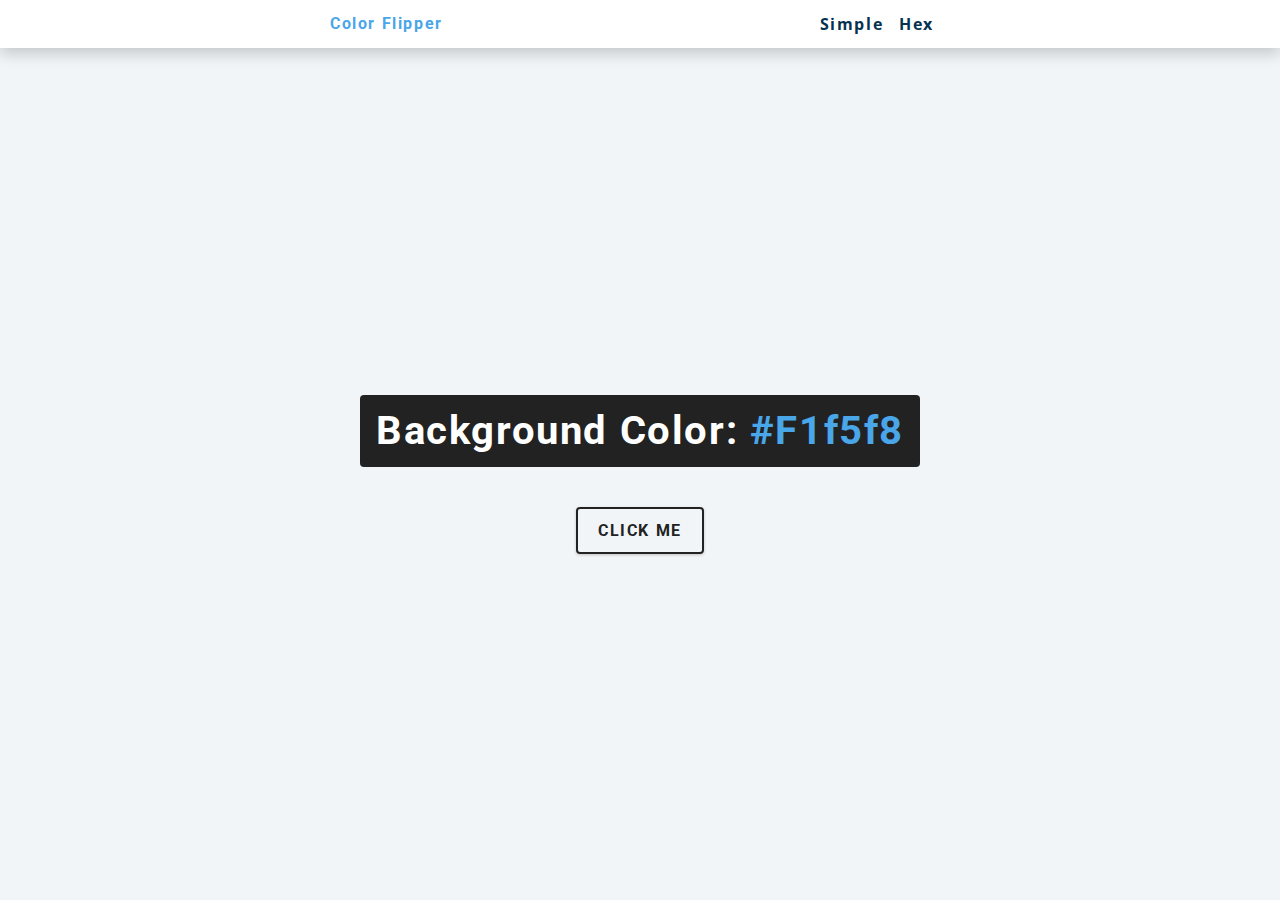
<file: 01-color_flipper/final/index.html>
<!DOCTYPE html>
<html lang="en">
  <head>
    <meta charset="UTF-8" />
    <meta name="viewport" content="width=device-width, initial-scale=1.0" />
    <title>Color Flipper || Simple</title>

    <!-- styles -->
    <link rel="stylesheet" href="styles.css" />
  </head>
  <body>
    <!-- body -->
    <nav>
      <div class="nav-center">
        <h4>color flipper</h4>
        <ul class="nav-links">
          <li><a href="index.html">Simple</a></li>
          <li><a href="hex.html">hex</a></li>
        </ul>
      </div>
    </nav>
    <!-- main -->
    <main>
      <div class="container">
        <h2>background color: <span class="color">
          #f1f5f8
        </span></h2>
        <button class="btn btn-hero" id="btn">click me</button>
      </div>
    </main>
    <!-- javascript -->
    <script src="app.js"></script>
  </body>
</html>
</file>
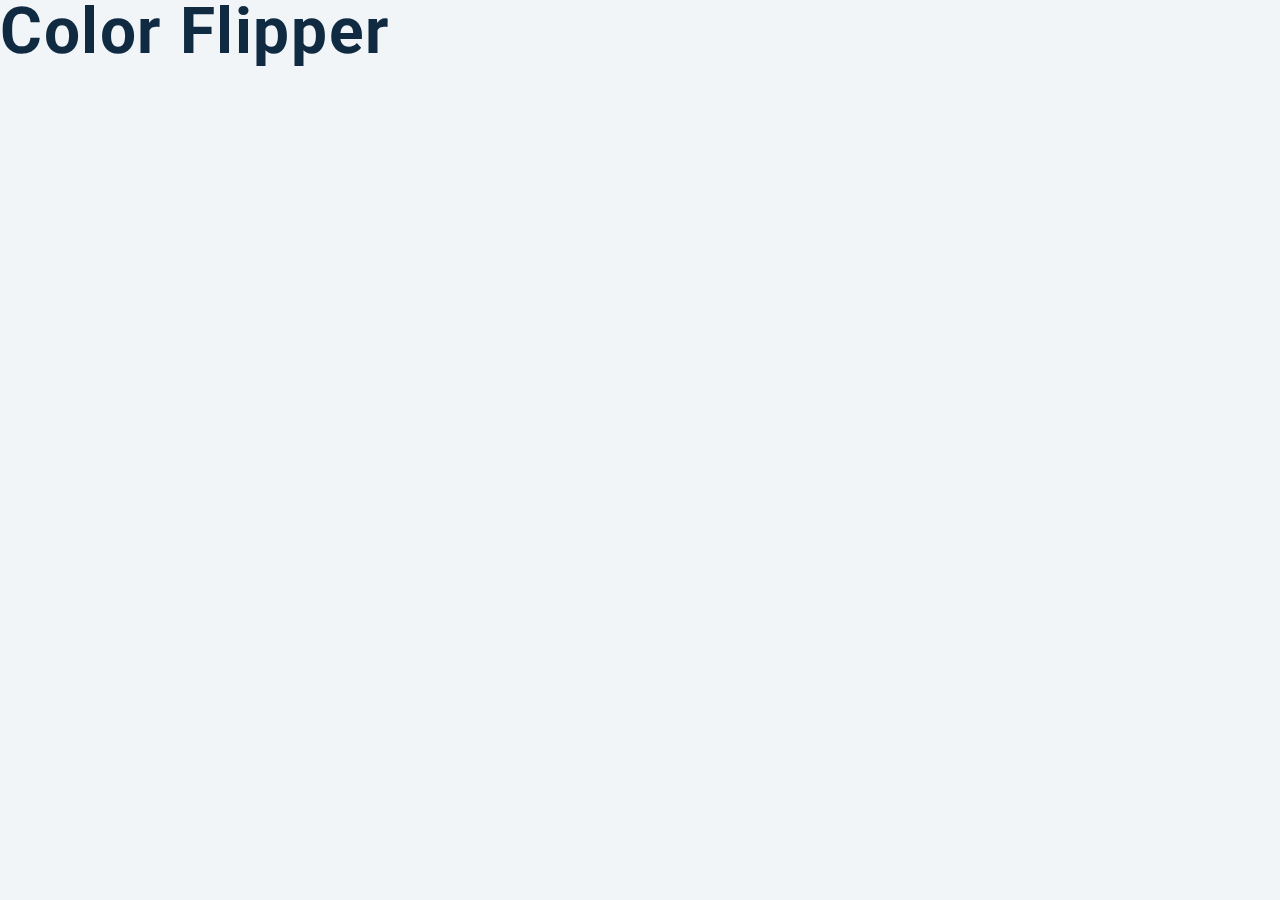
<file: 01-color_flipper/setup/index.html>
<!DOCTYPE html>
<html lang="en">
  <head>
    <meta charset="UTF-8" />
    <meta name="viewport" content="width=device-width, initial-scale=1.0" />
    <title>Color Flipper || Simple</title>

    <!-- styles -->
    <link rel="stylesheet" href="styles.css" />
  </head>
  <body>
    <h1>color flipper</h1>
    <!-- javascript -->
    <script src="app.js"></script>
  </body>
</html>
</file>
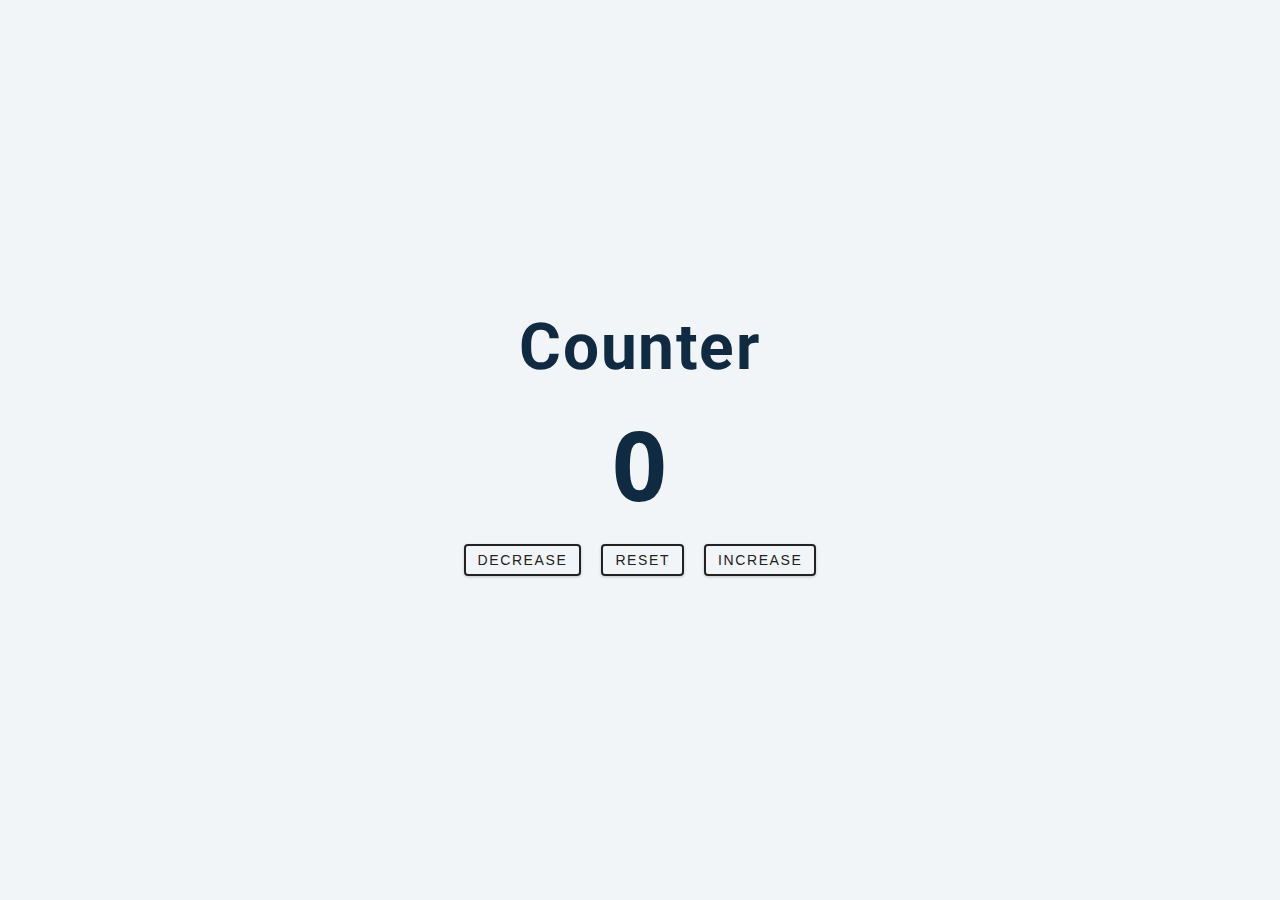
<file: 02-counter/final/index.html>
<!DOCTYPE html>
<html lang="en">
  <head>
    <meta charset="UTF-8" />
    <meta name="viewport" content="width=device-width, initial-scale=1.0" />
    <title>Counter</title>

    <!-- styles -->
    <link rel="stylesheet" href="styles.css" />
  </head>
  <body>
    <!-- Main section -->
    <main>
      <div class="container">
        <h1>counter</h1>
        <span id="value">0</span>
        <div class="button-container">
          <button class="btn decrease">decrease</button>
          <button class="btn reset">reset</button>
          <button class="btn increase">increase</button>
        </div>
      </div>
    </main>
    <!-- javascript -->
    <script src="app.js"></script>
  </body>
</html>
</file>
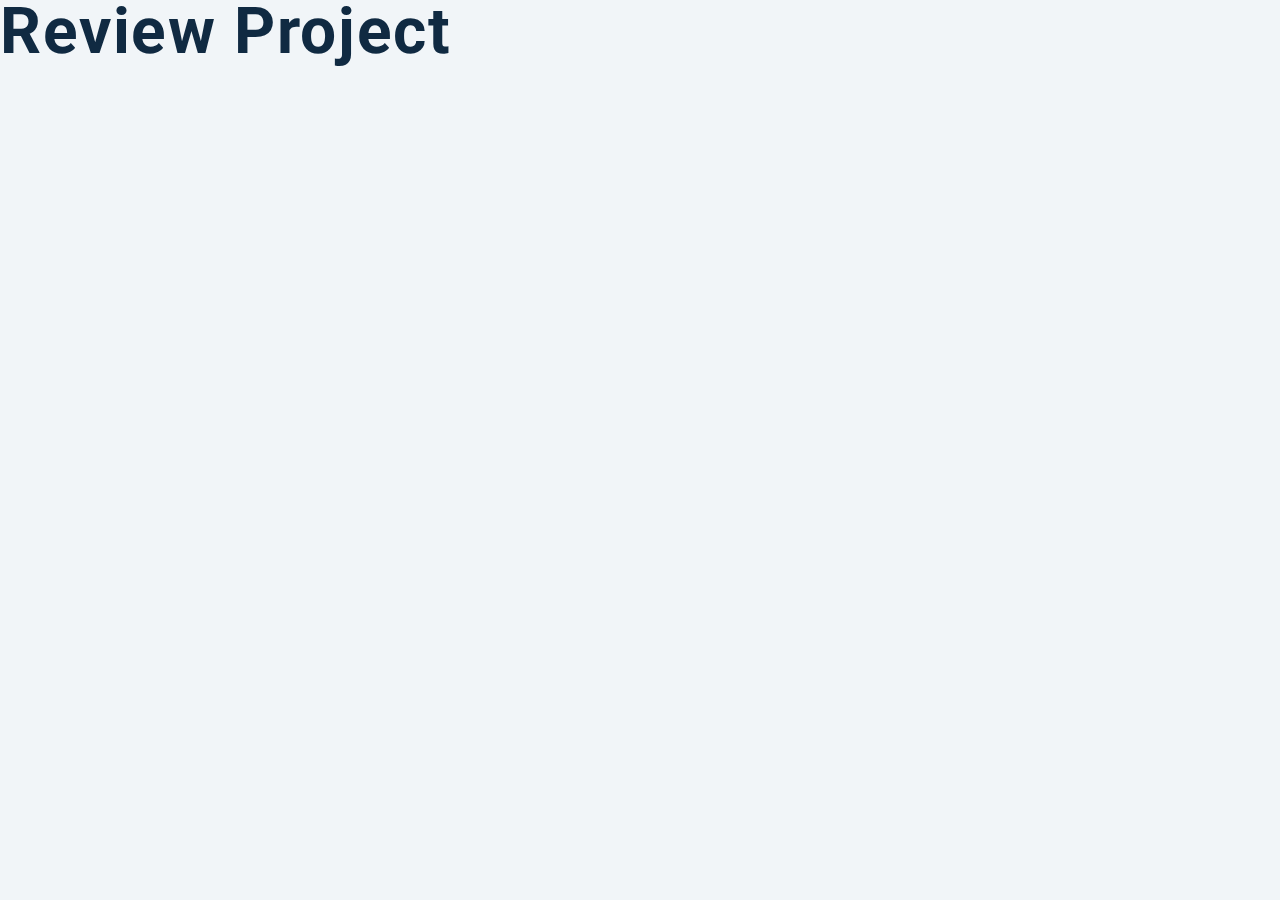
<file: 03-reviews/setup/index.html>
<!DOCTYPE html>
<html lang="en">
  <head>
    <meta charset="UTF-8" />
    <meta name="viewport" content="width=device-width, initial-scale=1.0" />
    <title>Starter</title>
    <!-- font-awesome -->
    <link
      rel="stylesheet"
      href="https://cdnjs.cloudflare.com/ajax/libs/font-awesome/5.14.0/css/all.min.css"
    />

    <!-- styles -->
    <link rel="stylesheet" href="styles.css" />
  </head>
  <body>
    <h1>review project</h1>
    <!-- javascript -->
    <script src="app.js"></script>
  </body>
</html>
</file>
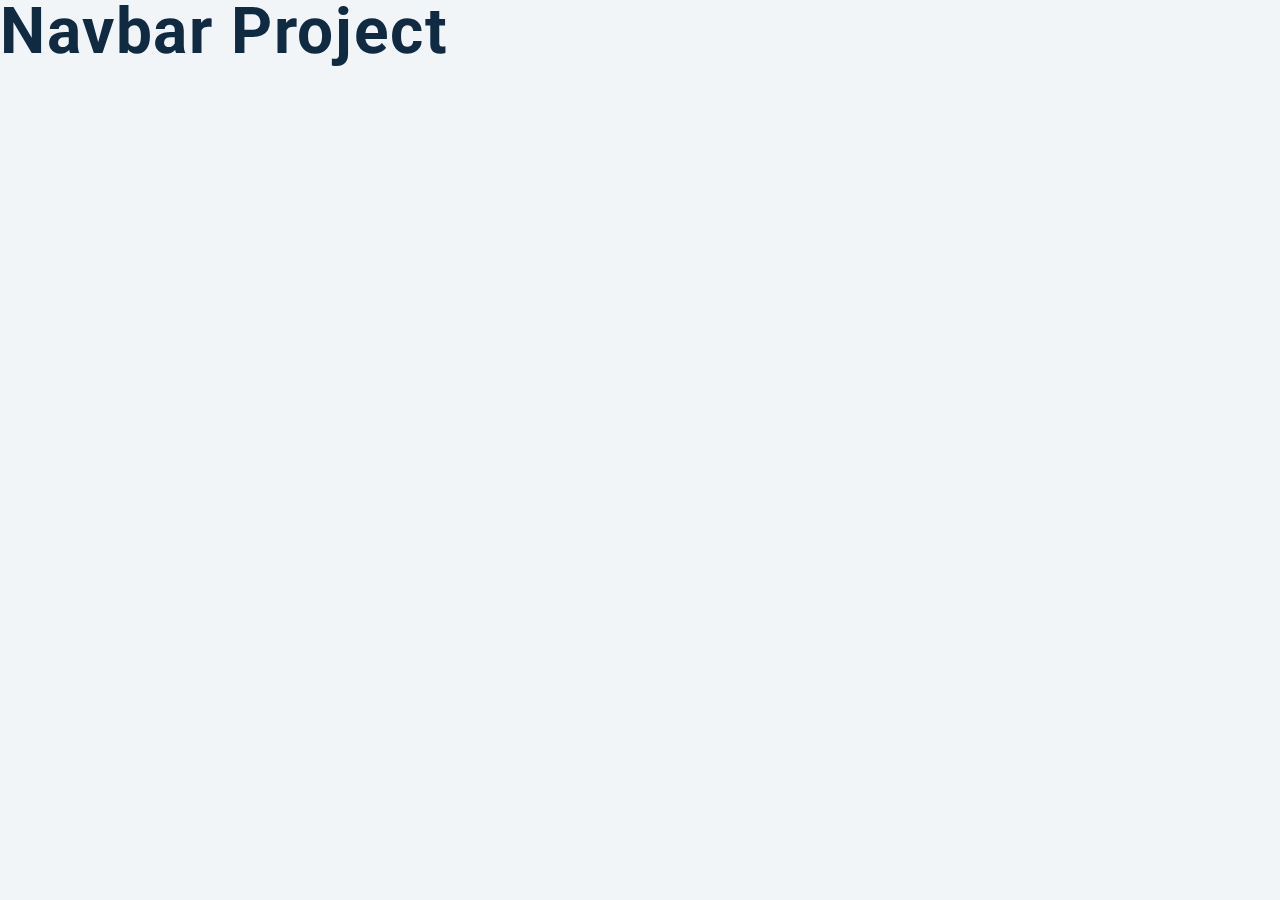
<file: 04-navbar/setup/index.html>
<!DOCTYPE html>
<html lang="en">
  <head>
    <meta charset="UTF-8" />
    <meta name="viewport" content="width=device-width, initial-scale=1.0" />
    <title>Navbar</title>
    <!-- font-awesome -->
    <link
      rel="stylesheet"
      href="https://cdnjs.cloudflare.com/ajax/libs/font-awesome/5.14.0/css/all.min.css"
    />

    <!-- styles -->
    <link rel="stylesheet" href="styles.css" />
  </head>
  <body>
    <h1>navbar project</h1>
    <!-- javascript -->
    <script src="app.js"></script>
  </body>
</html>
</file>
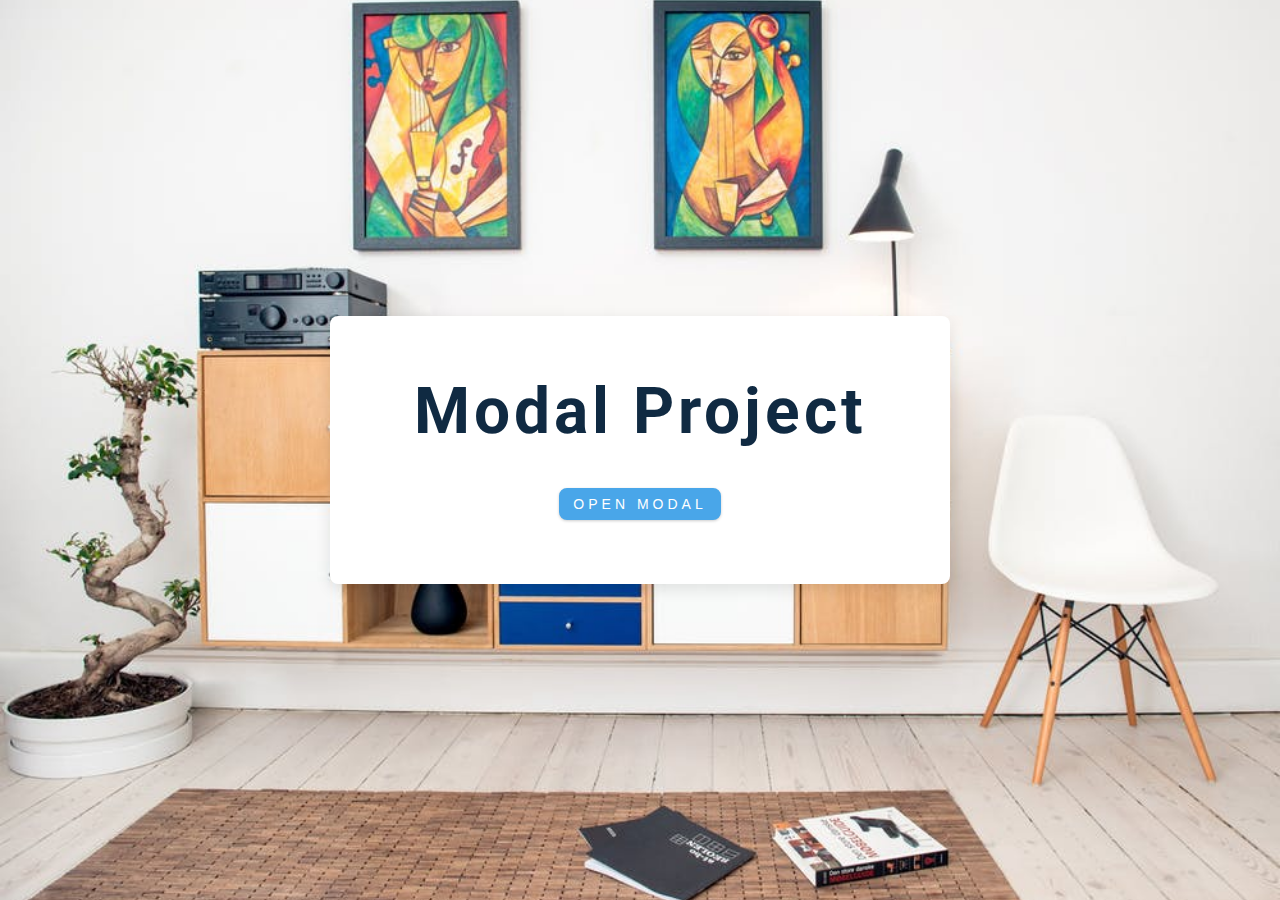
<file: 06-modal/final/index.html>
<!DOCTYPE html>
<html lang="en">
  <head>
    <meta charset="UTF-8" />
    <meta name="viewport" content="width=device-width, initial-scale=1.0" />
    <title>Modal</title>
    <!-- font-awesome -->
    <link
      rel="stylesheet"
      href="https://cdnjs.cloudflare.com/ajax/libs/font-awesome/5.14.0/css/all.min.css"
    />
    <!-- styles -->
    <link rel="stylesheet" href="styles.css" />
  </head>
  <body>
    <!-- hero -->
    <header class="hero">
      <div class="banner">
        <h1>Modal project</h1>
        <button class="btn modal-btn">
          open modal
        </button>
      </div>
    </header>
    <!-- end of hero -->
    <!-- modal -->
    <div class="modal-overlay">
      <div class="modal-container">
        <h3>modal content</h3>
        <button class="close-btn">
          <i class="fas fa-times"></i>
        </button>
      </div>
    </div>
    <!-- end of modal -->
    <!-- javascript -->
    <script src="app.js"></script>
  </body>
</html>
</file>
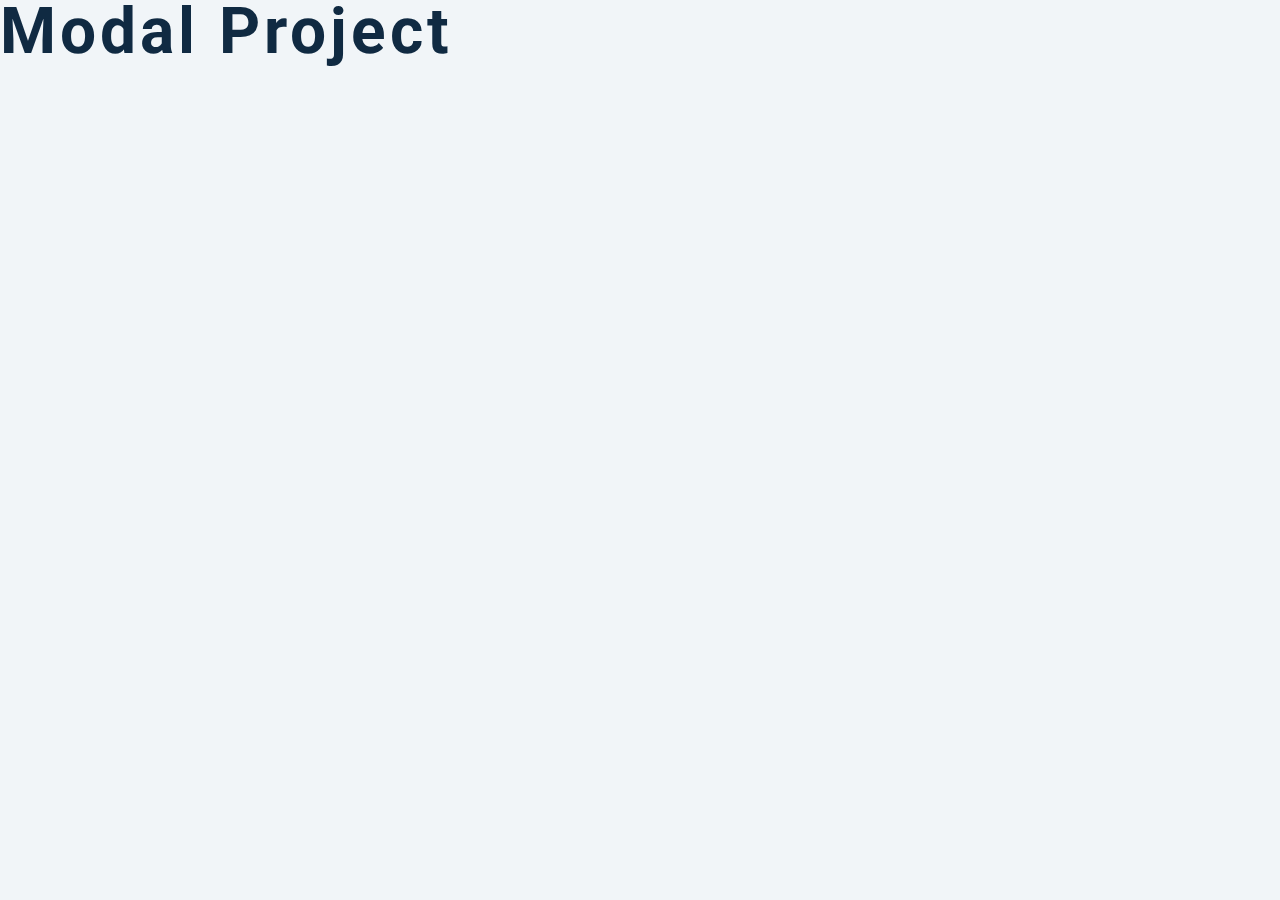
<file: 06-modal/setup/index.html>
<!DOCTYPE html>
<html lang="en">
  <head>
    <meta charset="UTF-8" />
    <meta name="viewport" content="width=device-width, initial-scale=1.0" />
    <title>Modal</title>
    <!-- font-awesome -->
    <link
      rel="stylesheet"
      href="https://cdnjs.cloudflare.com/ajax/libs/font-awesome/5.14.0/css/all.min.css"
    />
    <!-- styles -->
    <link rel="stylesheet" href="styles.css" />
  </head>
  <body>
    <h1>modal project</h1>
    <!-- javascript -->
    <script src="app.js"></script>
  </body>
</html>
</file>
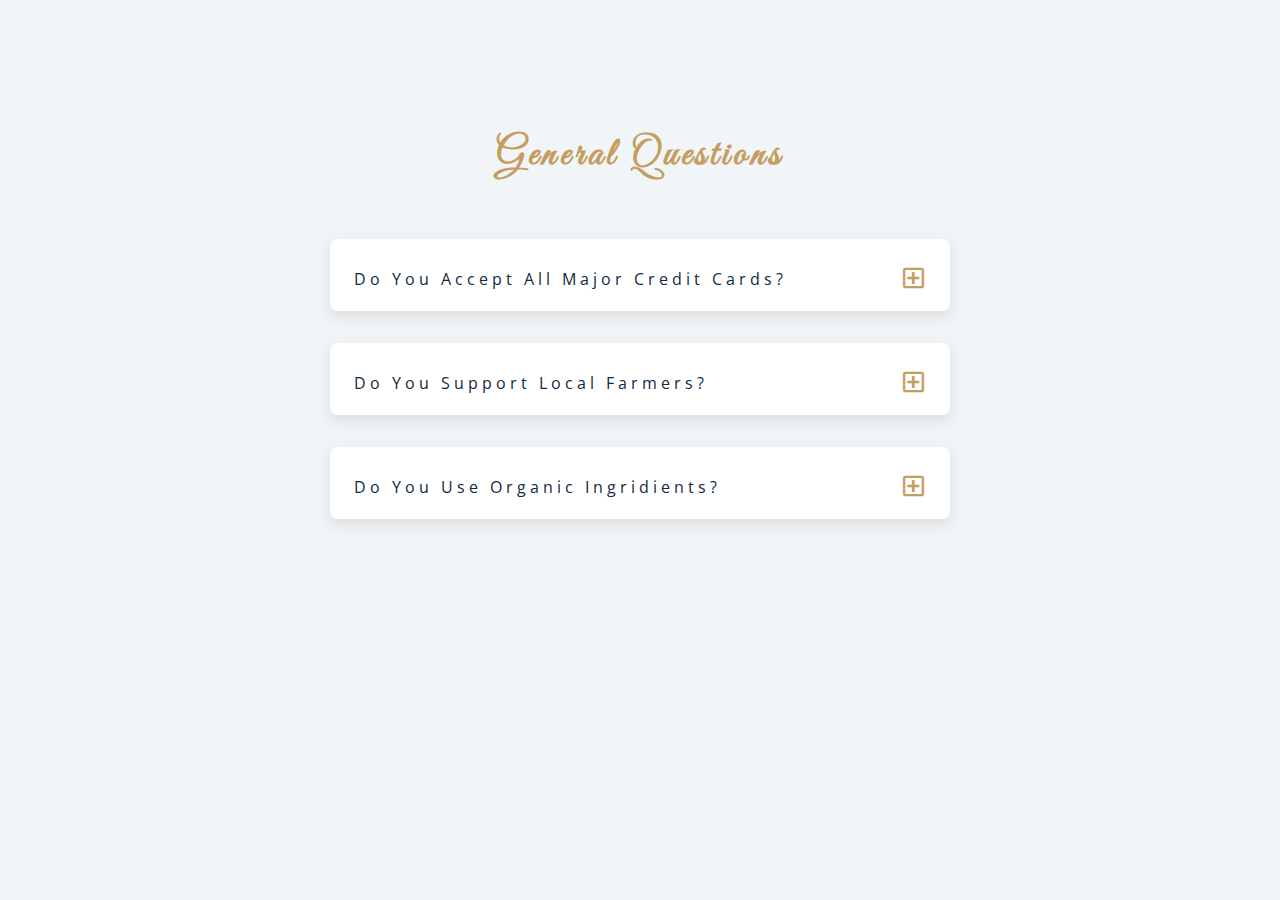
<file: 07-questions/final/index.html>
<!DOCTYPE html>
<html lang="en">
  <head>
    <meta charset="UTF-8" />
    <meta name="viewport" content="width=device-width, initial-scale=1.0" />
    <title>Q & A</title>
    <!-- font-awesome -->
    <link
      rel="stylesheet"
      href="https://cdnjs.cloudflare.com/ajax/libs/font-awesome/5.14.0/css/all.min.css"
    />
    <!-- extra fonts -->
    <link
      href="https://fonts.googleapis.com/css?family=Great+Vibes&display=swap"
      rel="stylesheet"
    />
    <!-- styles -->
    <link rel="stylesheet" href="styles.css" />
  </head>
  <body>
    <!-- section question -->
    <section class="questions">
      <!-- title -->
      <div class="title">
        <h2>general questions</h2>
      </div>
      <!-- questions -->
      <div class="section-center">
        <!-- single question -->
        <article class="question">
          <div class="question-title">
            <p>do you accept all major credit cards?</p>
            <button type="button" class="question-btn">
              <span class="plus-icon">
                <i class="far fa-plus-square"></i>
              </span>
              <span class="minus-icon">
                <i class="far fa-minus-square"></i>
              </span>
            </button>
          </div>
          <!-- question text -->
          <div class="question-text">
            <p>
              Lorem ipsum, dolor sit amet consectetur adipisicing elit. Possimus deserunt incidunt facilis veniam harum repellat unde consequatur accusantium quibusdam dignissimos!
            </p>
          </div>
        </article>
        <!-- end ofsingle question -->

        <!-- single question -->
        <article class="question">
          <div class="question-title">
            <p>do you support local farmers?</p>
            <button type="button" class="question-btn">
              <span class="plus-icon">
                <i class="far fa-plus-square"></i>
              </span>
              <span class="minus-icon">
                <i class="far fa-minus-square"></i>
              </span>
            </button>
          </div>
          <!-- question text -->
          <div class="question-text">
            <p>
              Lorem ipsum, dolor sit amet consectetur adipisicing elit. Possimus deserunt incidunt facilis veniam harum repellat unde consequatur accusantium quibusdam dignissimos! adipisicing elit. Possimus deserunt incidunt facilis veniam harum repellat adipisicing elit. Possimus deserunt incidunt facilis veniam harum repellat
            </p>
          </div>
        </article>
        <!-- end ofsingle question -->

        <!-- single question -->
        <article class="question">
          <div class="question-title">
            <p>do you use organic ingridients?</p>
            <button type="button" class="question-btn">
              <span class="plus-icon">
                <i class="far fa-plus-square"></i>
              </span>
              <span class="minus-icon">
                <i class="far fa-minus-square"></i>
              </span>
            </button>
          </div>
          <!-- question text -->
          <div class="question-text">
            <p>
              Lorem ipsum, dolor sit amet consectetur adipisicing elit. Possimus deserunt incidunt facilis veniam harum repellat unde consequatur accusantium quibusdam dignissimos! adipisicing elit. Possimus deserunt incidunt facilis veniam harum repellat
            </p>
          </div>
        </article>
        <!-- end ofsingle question -->
      </div>
    </section>
    <!-- javascript -->
    <script src="app.js"></script>
  </body>
</html>
</file>
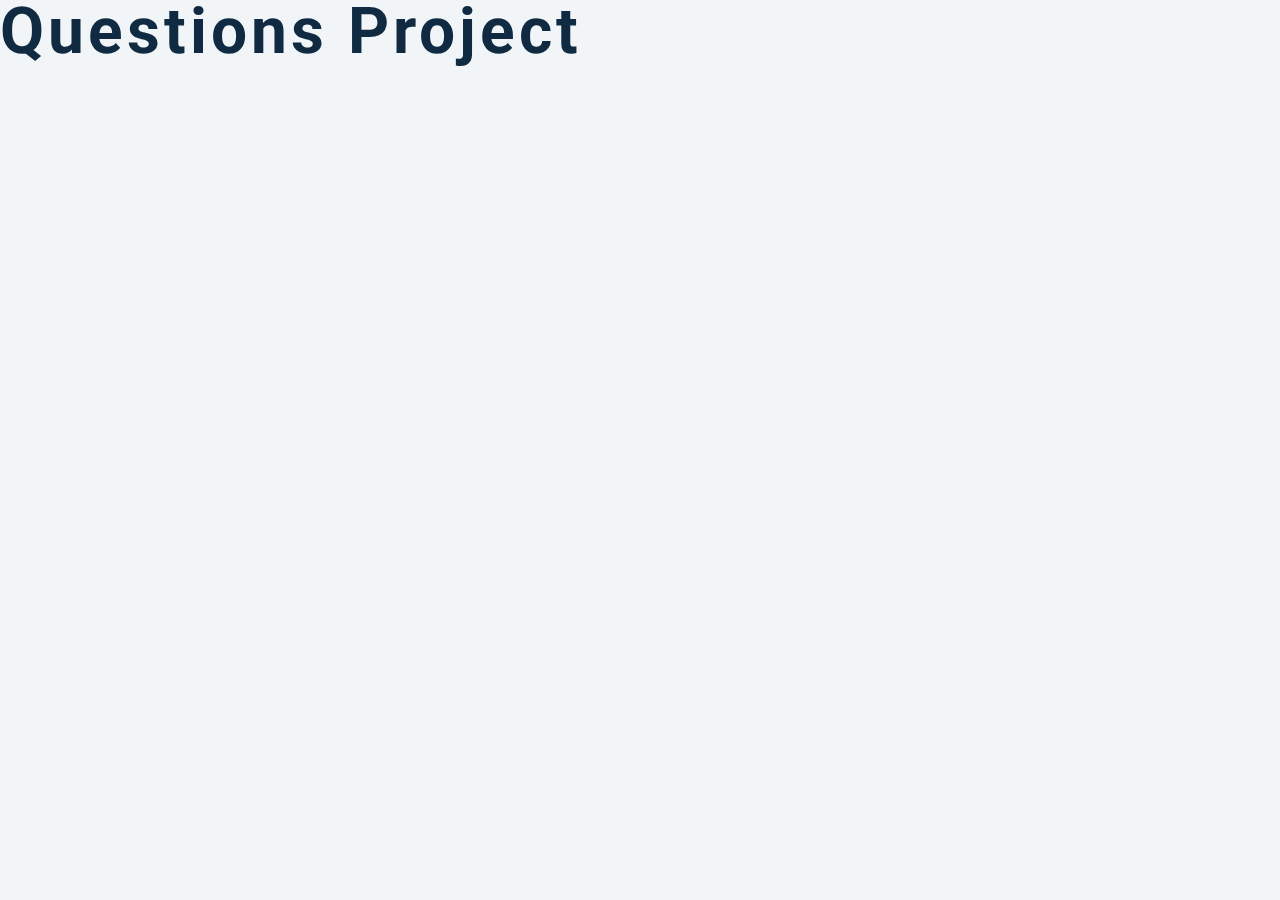
<file: 07-questions/setup/index.html>
<!DOCTYPE html>
<html lang="en">
  <head>
    <meta charset="UTF-8" />
    <meta name="viewport" content="width=device-width, initial-scale=1.0" />
    <title>Q & A</title>
    <!-- font-awesome -->
    <link
      rel="stylesheet"
      href="https://cdnjs.cloudflare.com/ajax/libs/font-awesome/5.14.0/css/all.min.css"
    />
    <!-- extra fonts -->
    <link
      href="https://fonts.googleapis.com/css?family=Great+Vibes&display=swap"
      rel="stylesheet"
    />
    <!-- styles -->
    <link rel="stylesheet" href="styles.css" />
  </head>
  <body>
    <h1>questions project</h1>
    <!-- javascript -->
    <script src="app.js"></script>
  </body>
</html>
</file>
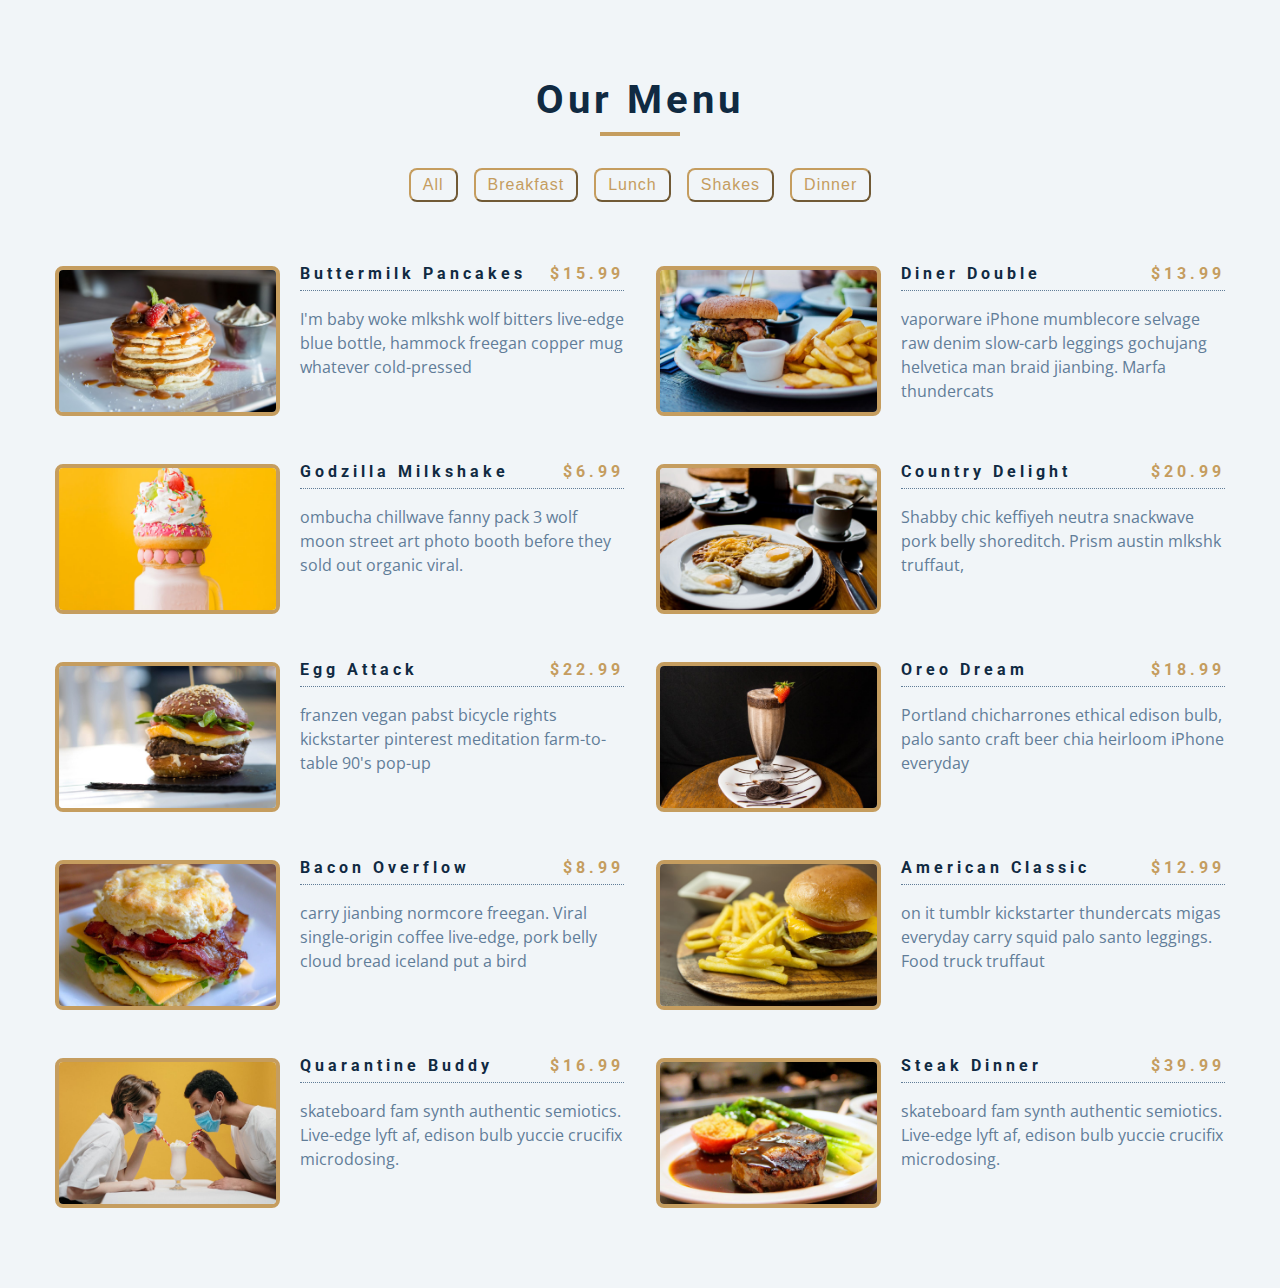
<file: 08-menu/final/index.html>
<!DOCTYPE html>
<html lang="en">
  <head>
    <meta charset="UTF-8" />
    <meta name="viewport" content="width=device-width, initial-scale=1.0" />
    <title>Starter</title>
    <!-- font-awesome -->
    <link
      rel="stylesheet"
      href="https://cdnjs.cloudflare.com/ajax/libs/font-awesome/5.14.0/css/all.min.css"
    />
    <!-- styles -->
    <link rel="stylesheet" href="styles.css" />
  </head>
  <body>
    <!-- Main section -->
    <section class="menu">
      <!-- title -->
      <div class="title">
        <h2>Our Menu</h2>
        <div class="underline"></div>
      </div>
      <!-- filter btns -->
      <div class="btn-container">
      </div>
      <!-- menu Items -->
      <div class="section-center">
        
      </div>
    </section>
    <!-- javascript -->
    <script src="app.js"></script>
  </body>
</html>
</file>
<file: 01-color_flipper/final/styles.css>
/*
=============== 
Fonts
===============
*/
@import url("https://fonts.googleapis.com/css?family=Open+Sans|Roboto:400,700&display=swap");

/*
=============== 
Variables
===============
*/

:root {
  /* dark shades of primary color*/
  --clr-primary-1: hsl(205, 86%, 17%);
  --clr-primary-2: hsl(205, 77%, 27%);
  --clr-primary-3: hsl(205, 72%, 37%);
  --clr-primary-4: hsl(205, 63%, 48%);
  /* primary/main color */
  --clr-primary-5: hsl(205, 78%, 60%);
  /* lighter shades of primary color */
  --clr-primary-6: hsl(205, 89%, 70%);
  --clr-primary-7: hsl(205, 90%, 76%);
  --clr-primary-8: hsl(205, 86%, 81%);
  --clr-primary-9: hsl(205, 90%, 88%);
  --clr-primary-10: hsl(205, 100%, 96%);
  /* darkest grey - used for headings */
  --clr-grey-1: hsl(209, 61%, 16%);
  --clr-grey-2: hsl(211, 39%, 23%);
  --clr-grey-3: hsl(209, 34%, 30%);
  --clr-grey-4: hsl(209, 28%, 39%);
  /* grey used for paragraphs */
  --clr-grey-5: hsl(210, 22%, 49%);
  --clr-grey-6: hsl(209, 23%, 60%);
  --clr-grey-7: hsl(211, 27%, 70%);
  --clr-grey-8: hsl(210, 31%, 80%);
  --clr-grey-9: hsl(212, 33%, 89%);
  --clr-grey-10: hsl(210, 36%, 96%);
  --clr-white: #fff;
  --clr-red-dark: hsl(360, 67%, 44%);
  --clr-red-light: hsl(360, 71%, 66%);
  --clr-green-dark: hsl(125, 67%, 44%);
  --clr-green-light: hsl(125, 71%, 66%);
  --clr-black: #222;
  --ff-primary: "Roboto", sans-serif;
  --ff-secondary: "Open Sans", sans-serif;
  --transition: all 0.3s linear;
  --spacing: 0.1rem;
  --radius: 0.25rem;
  --light-shadow: 0 5px 15px rgba(0, 0, 0, 0.1);
  --dark-shadow: 0 5px 15px rgba(0, 0, 0, 0.2);
  --max-width: 1170px;
  --fixed-width: 620px;
}
/*
=============== 
Global Styles
===============
*/

*,
::after,
::before {
  margin: 0;
  padding: 0;
  box-sizing: border-box;
}
body {
  font-family: var(--ff-secondary);
  background: var(--clr-grey-10);
  color: var(--clr-grey-1);
  line-height: 1.5;
  font-size: 0.875rem;
}
ul {
  list-style-type: none;
}
a {
  text-decoration: none;
}
h1,
h2,
h3,
h4 {
  letter-spacing: var(--spacing);
  text-transform: capitalize;
  line-height: 1.25;
  margin-bottom: 0.75rem;
  font-family: var(--ff-primary);
}
h1 {
  font-size: 3rem;
}
h2 {
  font-size: 2rem;
}
h3 {
  font-size: 1.25rem;
}
h4 {
  font-size: 0.875rem;
}
p {
  margin-bottom: 1.25rem;
  color: var(--clr-grey-5);
}
@media screen and (min-width: 800px) {
  h1 {
    font-size: 4rem;
  }
  h2 {
    font-size: 2.5rem;
  }
  h3 {
    font-size: 1.75rem;
  }
  h4 {
    font-size: 1rem;
  }
  body {
    font-size: 1rem;
  }
  h1,
  h2,
  h3,
  h4 {
    line-height: 1;
  }
}
/*  global classes */

/* section */
.section {
  padding: 5rem 0;
}

.section-center {
  width: 90vw;
  margin: 0 auto;
  max-width: 1170px;
}
@media screen and (min-width: 992px) {
  .section-center {
    width: 95vw;
  }
}
main {
  min-height: 100vh;
  display: grid;
  place-items: center;
}

/*
=============== 
Nav
===============
*/
nav {
  background: var(--clr-white);
  height: 3rem;
  display: grid;
  align-items: center;
  box-shadow: var(--dark-shadow);
}
.nav-center {
  width: 90vw;
  max-width: var(--fixed-width);
  margin: 0 auto;
  display: flex;
  align-items: center;
  justify-content: space-between;
}
.nav-center h4 {
  margin-bottom: 0;
  color: var(--clr-primary-5);
}
.nav-links {
  display: flex;
}
nav a {
  text-transform: capitalize;
  font-weight: 700;
  font-size: 1rem;
  color: var(--clr-primary-1);
  letter-spacing: var(--spacing);
  margin-right: 1rem;
}
nav a:hover {
  color: var(--clr-primary-5);
}
/*
=============== 
Container
===============
*/
main {
  min-height: calc(100vh - 3rem);
  display: grid;
  place-items: center;
}
.container {
  text-align: center;
}
.container h2 {
  background: var(--clr-black);
  color: var(--clr-white);
  padding: 1rem;
  border-radius: var(--radius);
  margin-bottom: 2.5rem;
}
.color {
  color: var(--clr-primary-5);
}
.btn-hero {
  font-family: var(--ff-primary);
  text-transform: uppercase;
  background: transparent;
  color: var(--clr-black);
  letter-spacing: var(--spacing);
  display: inline-block;
  font-weight: 700;
  transition: var(--transition);
  border: 2px solid var(--clr-black);
  cursor: pointer;
  box-shadow: 0 1px 3px rgba(0, 0, 0, 0.2);
  border-radius: var(--radius);
  font-size: 1rem;
  padding: 0.75rem 1.25rem;
}
.btn-hero:hover {
  color: var(--clr-white);
  background: var(--clr-black);
}
</file>
<file: 01-color_flipper/setup/styles.css>
/*
=============== 
Fonts
===============
*/
@import url("https://fonts.googleapis.com/css?family=Open+Sans|Roboto:400,700&display=swap");

/*
=============== 
Variables
===============
*/

:root {
  /* dark shades of primary color*/
  --clr-primary-1: hsl(205, 86%, 17%);
  --clr-primary-2: hsl(205, 77%, 27%);
  --clr-primary-3: hsl(205, 72%, 37%);
  --clr-primary-4: hsl(205, 63%, 48%);
  /* primary/main color */
  --clr-primary-5: hsl(205, 78%, 60%);
  /* lighter shades of primary color */
  --clr-primary-6: hsl(205, 89%, 70%);
  --clr-primary-7: hsl(205, 90%, 76%);
  --clr-primary-8: hsl(205, 86%, 81%);
  --clr-primary-9: hsl(205, 90%, 88%);
  --clr-primary-10: hsl(205, 100%, 96%);
  /* darkest grey - used for headings */
  --clr-grey-1: hsl(209, 61%, 16%);
  --clr-grey-2: hsl(211, 39%, 23%);
  --clr-grey-3: hsl(209, 34%, 30%);
  --clr-grey-4: hsl(209, 28%, 39%);
  /* grey used for paragraphs */
  --clr-grey-5: hsl(210, 22%, 49%);
  --clr-grey-6: hsl(209, 23%, 60%);
  --clr-grey-7: hsl(211, 27%, 70%);
  --clr-grey-8: hsl(210, 31%, 80%);
  --clr-grey-9: hsl(212, 33%, 89%);
  --clr-grey-10: hsl(210, 36%, 96%);
  --clr-white: #fff;
  --clr-red-dark: hsl(360, 67%, 44%);
  --clr-red-light: hsl(360, 71%, 66%);
  --clr-green-dark: hsl(125, 67%, 44%);
  --clr-green-light: hsl(125, 71%, 66%);
  --clr-black: #222;
  --ff-primary: "Roboto", sans-serif;
  --ff-secondary: "Open Sans", sans-serif;
  --transition: all 0.3s linear;
  --spacing: 0.1rem;
  --radius: 0.25rem;
  --light-shadow: 0 5px 15px rgba(0, 0, 0, 0.1);
  --dark-shadow: 0 5px 15px rgba(0, 0, 0, 0.2);
  --max-width: 1170px;
  --fixed-width: 620px;
}
/*
=============== 
Global Styles
===============
*/

*,
::after,
::before {
  margin: 0;
  padding: 0;
  box-sizing: border-box;
}
body {
  font-family: var(--ff-secondary);
  background: var(--clr-grey-10);
  color: var(--clr-grey-1);
  line-height: 1.5;
  font-size: 0.875rem;
}
ul {
  list-style-type: none;
}
a {
  text-decoration: none;
}
h1,
h2,
h3,
h4 {
  letter-spacing: var(--spacing);
  text-transform: capitalize;
  line-height: 1.25;
  margin-bottom: 0.75rem;
  font-family: var(--ff-primary);
}
h1 {
  font-size: 3rem;
}
h2 {
  font-size: 2rem;
}
h3 {
  font-size: 1.25rem;
}
h4 {
  font-size: 0.875rem;
}
p {
  margin-bottom: 1.25rem;
  color: var(--clr-grey-5);
}
@media screen and (min-width: 800px) {
  h1 {
    font-size: 4rem;
  }
  h2 {
    font-size: 2.5rem;
  }
  h3 {
    font-size: 1.75rem;
  }
  h4 {
    font-size: 1rem;
  }
  body {
    font-size: 1rem;
  }
  h1,
  h2,
  h3,
  h4 {
    line-height: 1;
  }
}
/*  global classes */

/* section */
.section {
  padding: 5rem 0;
}

.section-center {
  width: 90vw;
  margin: 0 auto;
  max-width: 1170px;
}
@media screen and (min-width: 992px) {
  .section-center {
    width: 95vw;
  }
}
main {
  min-height: 100vh;
  display: grid;
  place-items: center;
}

/*
=============== 
Nav
===============
*/
nav {
  background: var(--clr-white);
  height: 3rem;
  display: grid;
  align-items: center;
  box-shadow: var(--dark-shadow);
}
.nav-center {
  width: 90vw;
  max-width: var(--fixed-width);
  margin: 0 auto;
  display: flex;
  align-items: center;
  justify-content: space-between;
}
.nav-center h4 {
  margin-bottom: 0;
  color: var(--clr-primary-5);
}
.nav-links {
  display: flex;
}
nav a {
  text-transform: capitalize;
  font-weight: 700;
  font-size: 1rem;
  color: var(--clr-primary-1);
  letter-spacing: var(--spacing);
  margin-right: 1rem;
}
nav a:hover {
  color: var(--clr-primary-5);
}
/*
=============== 
Container
===============
*/
main {
  min-height: calc(100vh - 3rem);
  display: grid;
  place-items: center;
}
.container {
  text-align: center;
}
.container h2 {
  background: var(--clr-black);
  color: var(--clr-white);
  padding: 1rem;
  border-radius: var(--radius);
  margin-bottom: 2.5rem;
}
.color {
  color: var(--clr-primary-5);
}
.btn-hero {
  font-family: var(--ff-primary);
  text-transform: uppercase;
  background: transparent;
  color: var(--clr-black);
  letter-spacing: var(--spacing);
  display: inline-block;
  font-weight: 700;
  transition: var(--transition);
  border: 2px solid var(--clr-black);
  cursor: pointer;
  box-shadow: 0 1px 3px rgba(0, 0, 0, 0.2);
  border-radius: var(--radius);
  font-size: 1rem;
  padding: 0.75rem 1.25rem;
}
.btn-hero:hover {
  color: var(--clr-white);
  background: var(--clr-black);
}
</file>
<file: 02-counter/final/styles.css>
/*
=============== 
Fonts
===============
*/
@import url("https://fonts.googleapis.com/css?family=Open+Sans|Roboto:400,700&display=swap");

/*
=============== 
Variables
===============
*/

:root {
  /* dark shades of primary color*/
  --clr-primary-1: hsl(205, 86%, 17%);
  --clr-primary-2: hsl(205, 77%, 27%);
  --clr-primary-3: hsl(205, 72%, 37%);
  --clr-primary-4: hsl(205, 63%, 48%);
  /* primary/main color */
  --clr-primary-5: hsl(205, 78%, 60%);
  /* lighter shades of primary color */
  --clr-primary-6: hsl(205, 89%, 70%);
  --clr-primary-7: hsl(205, 90%, 76%);
  --clr-primary-8: hsl(205, 86%, 81%);
  --clr-primary-9: hsl(205, 90%, 88%);
  --clr-primary-10: hsl(205, 100%, 96%);
  /* darkest grey - used for headings */
  --clr-grey-1: hsl(209, 61%, 16%);
  --clr-grey-2: hsl(211, 39%, 23%);
  --clr-grey-3: hsl(209, 34%, 30%);
  --clr-grey-4: hsl(209, 28%, 39%);
  /* grey used for paragraphs */
  --clr-grey-5: hsl(210, 22%, 49%);
  --clr-grey-6: hsl(209, 23%, 60%);
  --clr-grey-7: hsl(211, 27%, 70%);
  --clr-grey-8: hsl(210, 31%, 80%);
  --clr-grey-9: hsl(212, 33%, 89%);
  --clr-grey-10: hsl(210, 36%, 96%);
  --clr-white: #fff;
  --clr-red-dark: hsl(360, 67%, 44%);
  --clr-red-light: hsl(360, 71%, 66%);
  --clr-green-dark: hsl(125, 67%, 44%);
  --clr-green-light: hsl(125, 71%, 66%);
  --clr-black: #222;
  --ff-primary: "Roboto", sans-serif;
  --ff-secondary: "Open Sans", sans-serif;
  --transition: all 0.3s linear;
  --spacing: 0.1rem;
  --radius: 0.25rem;
  --light-shadow: 0 5px 15px rgba(0, 0, 0, 0.1);
  --dark-shadow: 0 5px 15px rgba(0, 0, 0, 0.2);
  --max-width: 1170px;
  --fixed-width: 620px;
}
/*
=============== 
Global Styles
===============
*/

*,
::after,
::before {
  margin: 0;
  padding: 0;
  box-sizing: border-box;
}
body {
  font-family: var(--ff-secondary);
  background: var(--clr-grey-10);
  color: var(--clr-grey-1);
  line-height: 1.5;
  font-size: 0.875rem;
}
ul {
  list-style-type: none;
}
a {
  text-decoration: none;
}
h1,
h2,
h3,
h4 {
  letter-spacing: var(--spacing);
  text-transform: capitalize;
  line-height: 1.25;
  margin-bottom: 0.75rem;
  font-family: var(--ff-primary);
}
h1 {
  font-size: 3rem;
}
h2 {
  font-size: 2rem;
}
h3 {
  font-size: 1.25rem;
}
h4 {
  font-size: 0.875rem;
}
p {
  margin-bottom: 1.25rem;
  color: var(--clr-grey-5);
}
@media screen and (min-width: 800px) {
  h1 {
    font-size: 4rem;
  }
  h2 {
    font-size: 2.5rem;
  }
  h3 {
    font-size: 1.75rem;
  }
  h4 {
    font-size: 1rem;
  }
  body {
    font-size: 1rem;
  }
  h1,
  h2,
  h3,
  h4 {
    line-height: 1;
  }
}
/*  global classes */

/* section */
.section {
  padding: 5rem 0;
}

.section-center {
  width: 90vw;
  margin: 0 auto;
  max-width: 1170px;
}
@media screen and (min-width: 992px) {
  .section-center {
    width: 95vw;
  }
}
main {
  min-height: 100vh;
  display: grid;
  place-items: center;
}

/*
=============== 
Counter
===============
*/

main {
  min-height: 100vh;
  display: grid;
  place-items: center;
}
.container {
  text-align: center;
}
#value {
  font-size: 6rem;
  font-weight: bold;
}
.btn {
  text-transform: uppercase;
  background: transparent;
  color: var(--clr-black);
  padding: 0.375rem 0.75rem;
  letter-spacing: var(--spacing);
  display: inline-block;
  transition: var(--transition);
  font-size: 0.875rem;
  border: 2px solid var(--clr-black);
  cursor: pointer;
  box-shadow: 0 1px 3px rgba(0, 0, 0, 0.2);
  border-radius: var(--radius);
  margin: 0.5rem;
}
.btn:hover {
  color: var(--clr-white);
  background: var(--clr-black);
}
</file>
<file: 03-reviews/setup/styles.css>
/*
=============== 
Fonts
===============
*/
@import url("https://fonts.googleapis.com/css?family=Open+Sans|Roboto:400,700&display=swap");

/*
=============== 
Variables
===============
*/

:root {
  /* dark shades of primary color*/
  --clr-primary-1: hsl(205, 86%, 17%);
  --clr-primary-2: hsl(205, 77%, 27%);
  --clr-primary-3: hsl(205, 72%, 37%);
  --clr-primary-4: hsl(205, 63%, 48%);
  /* primary/main color */
  --clr-primary-5: hsl(205, 78%, 60%);
  /* lighter shades of primary color */
  --clr-primary-6: hsl(205, 89%, 70%);
  --clr-primary-7: hsl(205, 90%, 76%);
  --clr-primary-8: hsl(205, 86%, 81%);
  --clr-primary-9: hsl(205, 90%, 88%);
  --clr-primary-10: hsl(205, 100%, 96%);
  /* darkest grey - used for headings */
  --clr-grey-1: hsl(209, 61%, 16%);
  --clr-grey-2: hsl(211, 39%, 23%);
  --clr-grey-3: hsl(209, 34%, 30%);
  --clr-grey-4: hsl(209, 28%, 39%);
  /* grey used for paragraphs */
  --clr-grey-5: hsl(210, 22%, 49%);
  --clr-grey-6: hsl(209, 23%, 60%);
  --clr-grey-7: hsl(211, 27%, 70%);
  --clr-grey-8: hsl(210, 31%, 80%);
  --clr-grey-9: hsl(212, 33%, 89%);
  --clr-grey-10: hsl(210, 36%, 96%);
  --clr-white: #fff;
  --clr-red-dark: hsl(360, 67%, 44%);
  --clr-red-light: hsl(360, 71%, 66%);
  --clr-green-dark: hsl(125, 67%, 44%);
  --clr-green-light: hsl(125, 71%, 66%);
  --clr-black: #222;
  --ff-primary: "Roboto", sans-serif;
  --ff-secondary: "Open Sans", sans-serif;
  --transition: all 0.3s linear;
  --spacing: 0.1rem;
  --radius: 0.25rem;
  --light-shadow: 0 5px 15px rgba(0, 0, 0, 0.1);
  --dark-shadow: 0 5px 15px rgba(0, 0, 0, 0.2);
  --max-width: 1170px;
  --fixed-width: 620px;
}
/*
=============== 
Global Styles
===============
*/

*,
::after,
::before {
  margin: 0;
  padding: 0;
  box-sizing: border-box;
}
body {
  font-family: var(--ff-secondary);
  background: var(--clr-grey-10);
  color: var(--clr-grey-1);
  line-height: 1.5;
  font-size: 0.875rem;
}
ul {
  list-style-type: none;
}
a {
  text-decoration: none;
}
h1,
h2,
h3,
h4 {
  letter-spacing: var(--spacing);
  text-transform: capitalize;
  line-height: 1.25;
  margin-bottom: 0.75rem;
  font-family: var(--ff-primary);
}
h1 {
  font-size: 3rem;
}
h2 {
  font-size: 2rem;
}
h3 {
  font-size: 1.25rem;
}
h4 {
  font-size: 0.875rem;
}
p {
  margin-bottom: 1.25rem;
  color: var(--clr-grey-5);
}
@media screen and (min-width: 800px) {
  h1 {
    font-size: 4rem;
  }
  h2 {
    font-size: 2.5rem;
  }
  h3 {
    font-size: 1.75rem;
  }
  h4 {
    font-size: 1rem;
  }
  body {
    font-size: 1rem;
  }
  h1,
  h2,
  h3,
  h4 {
    line-height: 1;
  }
}
/*  global classes */

/* section */
.section {
  padding: 5rem 0;
}

.section-center {
  width: 90vw;
  margin: 0 auto;
  max-width: 1170px;
}
@media screen and (min-width: 992px) {
  .section-center {
    width: 95vw;
  }
}
main {
  min-height: 100vh;
  display: grid;
  place-items: center;
}

/*
=============== 
Reviews
===============
*/
main {
  min-height: 100vh;
  display: grid;
  place-items: center;
}
.title {
  text-align: center;
  margin-bottom: 4rem;
}
.underline {
  height: 0.25rem;
  width: 5rem;
  background: var(--clr-primary-5);
  margin-left: auto;
  margin-right: auto;
}
.container {
  width: 80vw;
  max-width: var(--fixed-width);
}
.review {
  background: var(--clr-white);
  padding: 1.5rem 2rem;
  border-radius: var(--radius);
  box-shadow: var(--light-shadow);
  transition: var(--transition);
  text-align: center;
}
.review:hover {
  box-shadow: var(--dark-shadow);
}
.img-container {
  position: relative;
  width: 150px;
  height: 150px;
  border-radius: 50%;
  margin: 0 auto;
  margin-bottom: 1.5rem;
}
#person-img {
  width: 100%;
  display: block;
  height: 100%;
  object-fit: cover;
  border-radius: 50%;
  position: relative;
}
.img-container::after {
  font-family: "Font Awesome 5 Free";
  font-weight: 900;
  content: "\f10e";
  position: absolute;
  top: 0;
  left: 0;
  width: 2.5rem;
  height: 2.5rem;
  display: grid;
  place-items: center;
  border-radius: 50%;
  transform: translateY(25%);
  background: var(--clr-primary-5);
  color: var(--clr-white);
}
.img-container::before {
  content: "";
  width: 100%;
  height: 100%;
  background: var(--clr-primary-5);
  position: absolute;
  top: -0.25rem;
  right: -0.5rem;
  border-radius: 50%;
}
#author {
  margin-bottom: 0.25rem;
}
#job {
  margin-bottom: 0.5rem;
  text-transform: uppercase;
  color: var(--clr-primary-5);
  font-size: 0.85rem;
}
#info {
  margin-bottom: 0.75rem;
}
.prev-btn,
.next-btn {
  color: var(--clr-primary-7);
  font-size: 1.25rem;
  background: transparent;
  border-color: transparent;
  margin: 0 0.5rem;
  transition: var(--transition);
  cursor: pointer;
}
.prev-btn:hover,
.next-btn:hover {
  color: var(--clr-primary-5);
}
.random-btn {
  margin-top: 0.5rem;
  background: var(--clr-primary-10);
  color: var(--clr-primary-5);
  padding: 0.25rem 0.5rem;
  text-transform: capitalize;
  border-radius: var(--radius);
  transition: var(--transition);
  border-color: var(--clr-primary-5);
  cursor: pointer;
}
.random-btn:hover {
  background: var(--clr-primary-5);
  color: var(--clr-primary-1);
}
</file>
<file: 04-navbar/setup/styles.css>
/*
=============== 
Fonts
===============
*/
@import url('https://fonts.googleapis.com/css?family=Open+Sans|Roboto:400,700&display=swap');

/*
=============== 
Variables
===============
*/

:root {
  /* dark shades of primary color*/
  --clr-primary-1: hsl(205, 86%, 17%);
  --clr-primary-2: hsl(205, 77%, 27%);
  --clr-primary-3: hsl(205, 72%, 37%);
  --clr-primary-4: hsl(205, 63%, 48%);
  /* primary/main color */
  --clr-primary-5: hsl(205, 78%, 60%);
  /* lighter shades of primary color */
  --clr-primary-6: hsl(205, 89%, 70%);
  --clr-primary-7: hsl(205, 90%, 76%);
  --clr-primary-8: hsl(205, 86%, 81%);
  --clr-primary-9: hsl(205, 90%, 88%);
  --clr-primary-10: hsl(205, 100%, 96%);
  /* darkest grey - used for headings */
  --clr-grey-1: hsl(209, 61%, 16%);
  --clr-grey-2: hsl(211, 39%, 23%);
  --clr-grey-3: hsl(209, 34%, 30%);
  --clr-grey-4: hsl(209, 28%, 39%);
  /* grey used for paragraphs */
  --clr-grey-5: hsl(210, 22%, 49%);
  --clr-grey-6: hsl(209, 23%, 60%);
  --clr-grey-7: hsl(211, 27%, 70%);
  --clr-grey-8: hsl(210, 31%, 80%);
  --clr-grey-9: hsl(212, 33%, 89%);
  --clr-grey-10: hsl(210, 36%, 96%);
  --clr-white: #fff;
  --clr-red-dark: hsl(360, 67%, 44%);
  --clr-red-light: hsl(360, 71%, 66%);
  --clr-green-dark: hsl(125, 67%, 44%);
  --clr-green-light: hsl(125, 71%, 66%);
  --clr-black: #222;
  --ff-primary: 'Roboto', sans-serif;
  --ff-secondary: 'Open Sans', sans-serif;
  --transition: all 0.3s linear;
  --spacing: 0.1rem;
  --radius: 0.25rem;
  --light-shadow: 0 5px 15px rgba(0, 0, 0, 0.1);
  --dark-shadow: 0 5px 15px rgba(0, 0, 0, 0.2);
  --max-width: 1170px;
  --fixed-width: 620px;
}
/*
=============== 
Global Styles
===============
*/

*,
::after,
::before {
  margin: 0;
  padding: 0;
  box-sizing: border-box;
}
body {
  font-family: var(--ff-secondary);
  background: var(--clr-grey-10);
  color: var(--clr-grey-1);
  line-height: 1.5;
  font-size: 0.875rem;
}
ul {
  list-style-type: none;
}
a {
  text-decoration: none;
}
h1,
h2,
h3,
h4 {
  letter-spacing: var(--spacing);
  text-transform: capitalize;
  line-height: 1.25;
  margin-bottom: 0.75rem;
  font-family: var(--ff-primary);
}
h1 {
  font-size: 3rem;
}
h2 {
  font-size: 2rem;
}
h3 {
  font-size: 1.25rem;
}
h4 {
  font-size: 0.875rem;
}
p {
  margin-bottom: 1.25rem;
  color: var(--clr-grey-5);
}
@media screen and (min-width: 800px) {
  h1 {
    font-size: 4rem;
  }
  h2 {
    font-size: 2.5rem;
  }
  h3 {
    font-size: 1.75rem;
  }
  h4 {
    font-size: 1rem;
  }
  body {
    font-size: 1rem;
  }
  h1,
  h2,
  h3,
  h4 {
    line-height: 1;
  }
}
/*  global classes */

/* section */
.section {
  padding: 5rem 0;
}

.section-center {
  width: 90vw;
  margin: 0 auto;
  max-width: 1170px;
}
@media screen and (min-width: 992px) {
  .section-center {
    width: 95vw;
  }
}
main {
  min-height: 100vh;
  display: grid;
  place-items: center;
}

/*
=============== 
Navbar
===============
*/
nav {
  background: var(--clr-white);
  box-shadow: var(--light-shadow);
}
.nav-header {
  display: flex;
  align-items: center;
  justify-content: space-between;
  padding: 1rem;
}
.nav-toggle {
  font-size: 1.5rem;
  color: var(--clr-primary-5);
  background: transparent;
  border-color: transparent;
  transition: var(--transition);
  cursor: pointer;
}
.nav-toggle:hover {
  color: var(--clr-primary-1);
  transform: rotate(90deg);
}
.logo {
  height: 40px;
}
.links a {
  color: var(--clr-grey-3);
  font-size: 1rem;
  text-transform: capitalize;
  letter-spacing: var(--spacing);
  display: block;
  padding: 0.5rem 1rem;
  transition: var(--transition);
}
.links a:hover {
  background: var(--clr-primary-8);
  color: var(--clr-primary-5);
  padding-left: 1.5rem;
}
.social-icons {
  display: none;
}
.links {
  /* height: 0;
  overflow: hidden;
  transition: var(--transition); */
}
.show-links {
  height: 10rem;
}
@media screen and (min-width: 800px) {
  .nav-center {
    max-width: 1170px;
    margin: 0 auto;
    display: flex;
    align-items: center;
    justify-content: space-between;
    padding: 1rem;
  }
  .nav-header {
    padding: 0;
  }
  .nav-toggle {
    display: none;
  }
  .links {
    height: auto;
    display: flex;
  }
  .links a {
    padding: 0;
    margin: 0 0.5rem;
  }
  .links a:hover {
    padding: 0;
    background: transparent;
  }
  .social-icons {
    display: flex;
  }
  .social-icons a {
    margin: 0 0.5rem;
    color: var(--clr-primary-5);
    transition: var(--transition);
  }
  .social-icons a:hover {
    color: var(--clr-primary-7);
  }
}
</file>
<file: 06-modal/final/styles.css>
/*
=============== 
Fonts
===============
*/
@import url("https://fonts.googleapis.com/css?family=Open+Sans|Roboto:400,700&display=swap");

/*
=============== 
Variables
===============
*/

:root {
  /* dark shades of primary color*/
  --clr-primary-1: hsl(205, 86%, 17%);
  --clr-primary-2: hsl(205, 77%, 27%);
  --clr-primary-3: hsl(205, 72%, 37%);
  --clr-primary-4: hsl(205, 63%, 48%);
  /* primary/main color */
  --clr-primary-5: #49a6e9;
  /* --clr-primary-5: rgb(73, 166, 233); */
  /* lighter shades of primary color */
  --clr-primary-6: hsl(205, 89%, 70%);
  --clr-primary-7: hsl(205, 90%, 76%);
  --clr-primary-8: hsl(205, 86%, 81%);
  --clr-primary-9: hsl(205, 90%, 88%);
  --clr-primary-10: hsl(205, 100%, 96%);
  /* darkest grey - used for headings */
  --clr-grey-1: hsl(209, 61%, 16%);
  --clr-grey-2: hsl(211, 39%, 23%);
  --clr-grey-3: hsl(209, 34%, 30%);
  --clr-grey-4: hsl(209, 28%, 39%);
  /* grey used for paragraphs */
  --clr-grey-5: hsl(210, 22%, 49%);
  --clr-grey-6: hsl(209, 23%, 60%);
  --clr-grey-7: hsl(211, 27%, 70%);
  --clr-grey-8: hsl(210, 31%, 80%);
  --clr-grey-9: hsl(212, 33%, 89%);
  --clr-grey-10: hsl(210, 36%, 96%);
  --clr-white: #fff;
  --clr-red-dark: hsl(360, 67%, 44%);
  --clr-red-light: hsl(360, 71%, 66%);
  --clr-green-dark: hsl(125, 67%, 44%);
  --clr-green-light: hsl(125, 71%, 66%);
  --clr-black: #222;
  --ff-primary: "Roboto", sans-serif;
  --ff-secondary: "Open Sans", sans-serif;
  --transition: all 0.3s linear;
  --spacing: 0.25rem;
  --radius: 0.5rem;
  --light-shadow: 0 5px 15px rgba(0, 0, 0, 0.1);
  --dark-shadow: 0 5px 15px rgba(0, 0, 0, 0.2);
  --max-width: 1170px;
  --fixed-width: 620px;
}
/*
=============== 
Global Styles
===============
*/

*,
::after,
::before {
  margin: 0;
  padding: 0;
  box-sizing: border-box;
}
body {
  font-family: var(--ff-secondary);
  background: var(--clr-grey-10);
  color: var(--clr-grey-1);
  line-height: 1.5;
  font-size: 0.875rem;
}
ul {
  list-style-type: none;
}
a {
  text-decoration: none;
}
img:not(.logo) {
  width: 100%;
}
img {
  display: block;
}

h1,
h2,
h3,
h4 {
  letter-spacing: var(--spacing);
  text-transform: capitalize;
  line-height: 1.25;
  margin-bottom: 0.75rem;
  font-family: var(--ff-primary);
}
h1 {
  font-size: 3rem;
}
h2 {
  font-size: 2rem;
}
h3 {
  font-size: 1.25rem;
}
h4 {
  font-size: 0.875rem;
}
p {
  margin-bottom: 1.25rem;
  color: var(--clr-grey-5);
}
@media screen and (min-width: 800px) {
  h1 {
    font-size: 4rem;
  }
  h2 {
    font-size: 2.5rem;
  }
  h3 {
    font-size: 1.75rem;
  }
  h4 {
    font-size: 1rem;
  }
  body {
    font-size: 1rem;
  }
  h1,
  h2,
  h3,
  h4 {
    line-height: 1;
  }
}
/*  global classes */

.btn {
  text-transform: uppercase;
  background: transparent;
  color: var(--clr-black);
  padding: 0.375rem 0.75rem;
  letter-spacing: var(--spacing);
  display: inline-block;
  transition: var(--transition);
  font-size: 0.875rem;
  border: 2px solid var(--clr-black);
  cursor: pointer;
  box-shadow: 0 1px 3px rgba(0, 0, 0, 0.2);
  border-radius: var(--radius);
}
.btn:hover {
  color: var(--clr-white);
  background: var(--clr-black);
}
/* section */
.section {
  padding: 5rem 0;
}

.section-center {
  width: 90vw;
  margin: 0 auto;
  max-width: 1170px;
}
@media screen and (min-width: 992px) {
  .section-center {
    width: 95vw;
  }
}
main {
  min-height: 100vh;
  display: grid;
  place-items: center;
}
/*
=============== 
Modal
===============
*/
.hero {
  min-height: 100vh;
  background: url("./hero.jpeg") center/cover no-repeat;
  display: grid;
  place-items: center;
}
.banner {
  background: var(--clr-white);
  padding: 4rem 0;
  border-radius: var(--radius);
  box-shadow: var(--light-shadow);
  text-align: center;
  width: 90vw;
  max-width: var(--fixed-width);
}
.modal-btn {
  margin-top: 2rem;
  background: var(--clr-primary-5);
  border-color: var(--clr-primary-5);
  color: var(--clr-white);
}
.modal-btn:hover {
  background: transparent;
  color: var(--clr-primary-5);
}
.modal-overlay {
  position: fixed;
  top: 0;
  left: 0;
  width: 100%;
  height: 100%;
  background: rgba(73, 166, 233, 0.5);
  display: grid;
  place-items: center;
  transition: var(--transition);
  visibility: hidden;
  z-index: -10;
}
/* OPEN/CLOSE MODAL */
.open-modal {
  visibility: visible;
  z-index: 10;
}
.modal-container {
  background: var(--clr-white);
  border-radius: var(--radius);
  width: 90vw;
  height: 30vh;
  max-width: var(--fixed-width);
  text-align: center;
  display: grid;
  place-items: center;
  position: relative;
}
.close-btn {
  position: absolute;
  top: 1rem;
  right: 1rem;
  font-size: 2rem;
  background: transparent;
  border-color: transparent;
  color: var(--clr-red-dark);
  cursor: pointer;
  transition: var(--transition);
}
.close-btn:hover {
  color: var(--clr-red-light);
  transform: scale(1.3);
}
</file>
<file: 06-modal/setup/styles.css>
/*
=============== 
Fonts
===============
*/
@import url("https://fonts.googleapis.com/css?family=Open+Sans|Roboto:400,700&display=swap");

/*
=============== 
Variables
===============
*/

:root {
  /* dark shades of primary color*/
  --clr-primary-1: hsl(205, 86%, 17%);
  --clr-primary-2: hsl(205, 77%, 27%);
  --clr-primary-3: hsl(205, 72%, 37%);
  --clr-primary-4: hsl(205, 63%, 48%);
  /* primary/main color */
  --clr-primary-5: #49a6e9;
  /* --clr-primary-5: rgb(73, 166, 233); */
  /* lighter shades of primary color */
  --clr-primary-6: hsl(205, 89%, 70%);
  --clr-primary-7: hsl(205, 90%, 76%);
  --clr-primary-8: hsl(205, 86%, 81%);
  --clr-primary-9: hsl(205, 90%, 88%);
  --clr-primary-10: hsl(205, 100%, 96%);
  /* darkest grey - used for headings */
  --clr-grey-1: hsl(209, 61%, 16%);
  --clr-grey-2: hsl(211, 39%, 23%);
  --clr-grey-3: hsl(209, 34%, 30%);
  --clr-grey-4: hsl(209, 28%, 39%);
  /* grey used for paragraphs */
  --clr-grey-5: hsl(210, 22%, 49%);
  --clr-grey-6: hsl(209, 23%, 60%);
  --clr-grey-7: hsl(211, 27%, 70%);
  --clr-grey-8: hsl(210, 31%, 80%);
  --clr-grey-9: hsl(212, 33%, 89%);
  --clr-grey-10: hsl(210, 36%, 96%);
  --clr-white: #fff;
  --clr-red-dark: hsl(360, 67%, 44%);
  --clr-red-light: hsl(360, 71%, 66%);
  --clr-green-dark: hsl(125, 67%, 44%);
  --clr-green-light: hsl(125, 71%, 66%);
  --clr-black: #222;
  --ff-primary: "Roboto", sans-serif;
  --ff-secondary: "Open Sans", sans-serif;
  --transition: all 0.3s linear;
  --spacing: 0.25rem;
  --radius: 0.5rem;
  --light-shadow: 0 5px 15px rgba(0, 0, 0, 0.1);
  --dark-shadow: 0 5px 15px rgba(0, 0, 0, 0.2);
  --max-width: 1170px;
  --fixed-width: 620px;
}
/*
=============== 
Global Styles
===============
*/

*,
::after,
::before {
  margin: 0;
  padding: 0;
  box-sizing: border-box;
}
body {
  font-family: var(--ff-secondary);
  background: var(--clr-grey-10);
  color: var(--clr-grey-1);
  line-height: 1.5;
  font-size: 0.875rem;
}
ul {
  list-style-type: none;
}
a {
  text-decoration: none;
}
img:not(.logo) {
  width: 100%;
}
img {
  display: block;
}

h1,
h2,
h3,
h4 {
  letter-spacing: var(--spacing);
  text-transform: capitalize;
  line-height: 1.25;
  margin-bottom: 0.75rem;
  font-family: var(--ff-primary);
}
h1 {
  font-size: 3rem;
}
h2 {
  font-size: 2rem;
}
h3 {
  font-size: 1.25rem;
}
h4 {
  font-size: 0.875rem;
}
p {
  margin-bottom: 1.25rem;
  color: var(--clr-grey-5);
}
@media screen and (min-width: 800px) {
  h1 {
    font-size: 4rem;
  }
  h2 {
    font-size: 2.5rem;
  }
  h3 {
    font-size: 1.75rem;
  }
  h4 {
    font-size: 1rem;
  }
  body {
    font-size: 1rem;
  }
  h1,
  h2,
  h3,
  h4 {
    line-height: 1;
  }
}
/*  global classes */

.btn {
  text-transform: uppercase;
  background: transparent;
  color: var(--clr-black);
  padding: 0.375rem 0.75rem;
  letter-spacing: var(--spacing);
  display: inline-block;
  transition: var(--transition);
  font-size: 0.875rem;
  border: 2px solid var(--clr-black);
  cursor: pointer;
  box-shadow: 0 1px 3px rgba(0, 0, 0, 0.2);
  border-radius: var(--radius);
}
.btn:hover {
  color: var(--clr-white);
  background: var(--clr-black);
}
/* section */
.section {
  padding: 5rem 0;
}

.section-center {
  width: 90vw;
  margin: 0 auto;
  max-width: 1170px;
}
@media screen and (min-width: 992px) {
  .section-center {
    width: 95vw;
  }
}
main {
  min-height: 100vh;
  display: grid;
  place-items: center;
}
/*
=============== 
Modal
===============
*/
.hero {
  min-height: 100vh;
  background: url("./hero.jpeg") center/cover no-repeat;
  display: grid;
  place-items: center;
}
.banner {
  background: var(--clr-white);
  padding: 4rem 0;
  border-radius: var(--radius);
  box-shadow: var(--light-shadow);
  text-align: center;
  width: 90vw;
  max-width: var(--fixed-width);
}
.modal-btn {
  margin-top: 2rem;
  background: var(--clr-primary-5);
  border-color: var(--clr-primary-5);
  color: var(--clr-white);
}
.modal-btn:hover {
  background: transparent;
  color: var(--clr-primary-5);
}
.modal-overlay {
  position: fixed;
  top: 0;
  left: 0;
  width: 100%;
  height: 100%;
  background: rgba(73, 166, 233, 0.5);
  display: grid;
  place-items: center;
  transition: var(--transition);
  visibility: hidden;
  z-index: -10;
}
/* OPEN/CLOSE MODAL */
.open-modal {
  visibility: visible;
  z-index: 10;
}
.modal-container {
  background: var(--clr-white);
  border-radius: var(--radius);
  width: 90vw;
  height: 30vh;
  max-width: var(--fixed-width);
  text-align: center;
  display: grid;
  place-items: center;
  position: relative;
}
.close-btn {
  position: absolute;
  top: 1rem;
  right: 1rem;
  font-size: 2rem;
  background: transparent;
  border-color: transparent;
  color: var(--clr-red-dark);
  cursor: pointer;
  transition: var(--transition);
}
.close-btn:hover {
  color: var(--clr-red-light);
  transform: scale(1.3);
}
</file>
<file: 07-questions/final/styles.css>
/*
=============== 
Fonts
===============
*/
@import url("https://fonts.googleapis.com/css?family=Open+Sans|Roboto:400,700&display=swap");

/*
=============== 
Variables
===============
*/

:root {
  /* dark shades of primary color*/
  --clr-primary-1: hsl(205, 86%, 17%);
  --clr-primary-2: hsl(205, 77%, 27%);
  --clr-primary-3: hsl(205, 72%, 37%);
  --clr-primary-4: hsl(205, 63%, 48%);
  /* primary/main color */
  --clr-primary-5: #49a6e9;
  /* lighter shades of primary color */
  --clr-primary-6: hsl(205, 89%, 70%);
  --clr-primary-7: hsl(205, 90%, 76%);
  --clr-primary-8: hsl(205, 86%, 81%);
  --clr-primary-9: hsl(205, 90%, 88%);
  --clr-primary-10: hsl(205, 100%, 96%);
  /* darkest grey - used for headings */
  --clr-grey-1: hsl(209, 61%, 16%);
  --clr-grey-2: hsl(211, 39%, 23%);
  --clr-grey-3: hsl(209, 34%, 30%);
  --clr-grey-4: hsl(209, 28%, 39%);
  /* grey used for paragraphs */
  --clr-grey-5: hsl(210, 22%, 49%);
  --clr-grey-6: hsl(209, 23%, 60%);
  --clr-grey-7: hsl(211, 27%, 70%);
  --clr-grey-8: hsl(210, 31%, 80%);
  --clr-grey-9: hsl(212, 33%, 89%);
  --clr-grey-10: hsl(210, 36%, 96%);
  --clr-white: #fff;
  --clr-red-dark: hsl(360, 67%, 44%);
  --clr-red-light: hsl(360, 71%, 66%);
  --clr-green-dark: hsl(125, 67%, 44%);
  --clr-green-light: hsl(125, 71%, 66%);
  --clr-gold: #c59d5f;
  --clr-black: #222;
  --ff-primary: "Roboto", sans-serif;
  --ff-secondary: "Open Sans", sans-serif;
  --transition: all 0.3s linear;
  --spacing: 0.25rem;
  --radius: 0.5rem;
  --light-shadow: 0 5px 15px rgba(0, 0, 0, 0.1);
  --dark-shadow: 0 5px 15px rgba(0, 0, 0, 0.2);
  --max-width: 1170px;
  --fixed-width: 620px;
}
/*
=============== 
Global Styles
===============
*/

*,
::after,
::before {
  margin: 0;
  padding: 0;
  box-sizing: border-box;
}
body {
  font-family: var(--ff-secondary);
  background: var(--clr-grey-10);
  color: var(--clr-grey-1);
  line-height: 1.5;
  font-size: 0.875rem;
}
ul {
  list-style-type: none;
}
a {
  text-decoration: none;
}
img:not(.logo) {
  width: 100%;
}
img {
  display: block;
}

h1,
h2,
h3,
h4 {
  letter-spacing: var(--spacing);
  text-transform: capitalize;
  line-height: 1.25;
  margin-bottom: 0.75rem;
  font-family: var(--ff-primary);
}
h1 {
  font-size: 3rem;
}
h2 {
  font-size: 2rem;
}
h3 {
  font-size: 1.25rem;
}
h4 {
  font-size: 0.875rem;
}
p {
  margin-bottom: 1.25rem;
  color: var(--clr-grey-5);
}
@media screen and (min-width: 800px) {
  h1 {
    font-size: 4rem;
  }
  h2 {
    font-size: 2.5rem;
  }
  h3 {
    font-size: 1.75rem;
  }
  h4 {
    font-size: 1rem;
  }
  body {
    font-size: 1rem;
  }
  h1,
  h2,
  h3,
  h4 {
    line-height: 1;
  }
}
/*  global classes */

.btn {
  text-transform: uppercase;
  background: transparent;
  color: var(--clr-black);
  padding: 0.375rem 0.75rem;
  letter-spacing: var(--spacing);
  display: inline-block;
  transition: var(--transition);
  font-size: 0.875rem;
  border: 2px solid var(--clr-black);
  cursor: pointer;
  box-shadow: 0 1px 3px rgba(0, 0, 0, 0.2);
  border-radius: var(--radius);
}
.btn:hover {
  color: var(--clr-white);
  background: var(--clr-black);
}
/* section */
.section {
  padding: 5rem 0;
}

.section-center {
  width: 90vw;
  margin: 0 auto;
  max-width: 1170px;
}
@media screen and (min-width: 992px) {
  .section-center {
    width: 95vw;
  }
}
main {
  min-height: 100vh;
  display: grid;
  place-items: center;
}
/*
=============== 
Questions
===============
*/
.title {
  margin-top: 15vh;
  margin-bottom: 4rem;
}
.title h2 {
  color: var(--clr-gold);
  font-family: "Great Vibes", cursive;
  text-align: center;
}
.section-center {
  max-width: var(--fixed-width);
}
.question {
  background: var(--clr-white);
  border-radius: var(--radius);
  box-shadow: var(--light-shadow);
  padding: 1.5rem 1.5rem 0 1.5rem;
  margin-bottom: 2rem;
}
.question-title {
  display: flex;
  justify-content: space-between;
  align-items: center;
  text-transform: capitalize;
  padding-bottom: 1rem;
}
.question-title p {
  margin-bottom: 0;
  letter-spacing: var(--spacing);
  color: var(--clr-grey-1);
}
.question-btn {
  font-size: 1.5rem;
  background: transparent;
  border-color: transparent;
  cursor: pointer;
  color: var(--clr-gold);
  transition: var(--transition);
}
.question-btn:hover {
  transform: rotate(90deg);
}
.question-text {
  padding: 1rem 0 1.5rem 0;
  border-top: 1px solid rgba(0, 0, 0, 0.2);
}
.question-text p {
  margin-bottom: 0;
}
/* hide text */
.question-text {
  display: none;
}
.show-text .question-text {
  display: block;
}
.minus-icon {
  display: none;
}
.show-text .minus-icon {
  display: inline;
}
.show-text .plus-icon {
  display: none;
}
</file>
<file: 07-questions/setup/styles.css>
/*
=============== 
Fonts
===============
*/
@import url("https://fonts.googleapis.com/css?family=Open+Sans|Roboto:400,700&display=swap");

/*
=============== 
Variables
===============
*/

:root {
  /* dark shades of primary color*/
  --clr-primary-1: hsl(205, 86%, 17%);
  --clr-primary-2: hsl(205, 77%, 27%);
  --clr-primary-3: hsl(205, 72%, 37%);
  --clr-primary-4: hsl(205, 63%, 48%);
  /* primary/main color */
  --clr-primary-5: #49a6e9;
  /* lighter shades of primary color */
  --clr-primary-6: hsl(205, 89%, 70%);
  --clr-primary-7: hsl(205, 90%, 76%);
  --clr-primary-8: hsl(205, 86%, 81%);
  --clr-primary-9: hsl(205, 90%, 88%);
  --clr-primary-10: hsl(205, 100%, 96%);
  /* darkest grey - used for headings */
  --clr-grey-1: hsl(209, 61%, 16%);
  --clr-grey-2: hsl(211, 39%, 23%);
  --clr-grey-3: hsl(209, 34%, 30%);
  --clr-grey-4: hsl(209, 28%, 39%);
  /* grey used for paragraphs */
  --clr-grey-5: hsl(210, 22%, 49%);
  --clr-grey-6: hsl(209, 23%, 60%);
  --clr-grey-7: hsl(211, 27%, 70%);
  --clr-grey-8: hsl(210, 31%, 80%);
  --clr-grey-9: hsl(212, 33%, 89%);
  --clr-grey-10: hsl(210, 36%, 96%);
  --clr-white: #fff;
  --clr-red-dark: hsl(360, 67%, 44%);
  --clr-red-light: hsl(360, 71%, 66%);
  --clr-green-dark: hsl(125, 67%, 44%);
  --clr-green-light: hsl(125, 71%, 66%);
  --clr-gold: #c59d5f;
  --clr-black: #222;
  --ff-primary: "Roboto", sans-serif;
  --ff-secondary: "Open Sans", sans-serif;
  --transition: all 0.3s linear;
  --spacing: 0.25rem;
  --radius: 0.5rem;
  --light-shadow: 0 5px 15px rgba(0, 0, 0, 0.1);
  --dark-shadow: 0 5px 15px rgba(0, 0, 0, 0.2);
  --max-width: 1170px;
  --fixed-width: 620px;
}
/*
=============== 
Global Styles
===============
*/

*,
::after,
::before {
  margin: 0;
  padding: 0;
  box-sizing: border-box;
}
body {
  font-family: var(--ff-secondary);
  background: var(--clr-grey-10);
  color: var(--clr-grey-1);
  line-height: 1.5;
  font-size: 0.875rem;
}
ul {
  list-style-type: none;
}
a {
  text-decoration: none;
}
img:not(.logo) {
  width: 100%;
}
img {
  display: block;
}

h1,
h2,
h3,
h4 {
  letter-spacing: var(--spacing);
  text-transform: capitalize;
  line-height: 1.25;
  margin-bottom: 0.75rem;
  font-family: var(--ff-primary);
}
h1 {
  font-size: 3rem;
}
h2 {
  font-size: 2rem;
}
h3 {
  font-size: 1.25rem;
}
h4 {
  font-size: 0.875rem;
}
p {
  margin-bottom: 1.25rem;
  color: var(--clr-grey-5);
}
@media screen and (min-width: 800px) {
  h1 {
    font-size: 4rem;
  }
  h2 {
    font-size: 2.5rem;
  }
  h3 {
    font-size: 1.75rem;
  }
  h4 {
    font-size: 1rem;
  }
  body {
    font-size: 1rem;
  }
  h1,
  h2,
  h3,
  h4 {
    line-height: 1;
  }
}
/*  global classes */

.btn {
  text-transform: uppercase;
  background: transparent;
  color: var(--clr-black);
  padding: 0.375rem 0.75rem;
  letter-spacing: var(--spacing);
  display: inline-block;
  transition: var(--transition);
  font-size: 0.875rem;
  border: 2px solid var(--clr-black);
  cursor: pointer;
  box-shadow: 0 1px 3px rgba(0, 0, 0, 0.2);
  border-radius: var(--radius);
}
.btn:hover {
  color: var(--clr-white);
  background: var(--clr-black);
}
/* section */
.section {
  padding: 5rem 0;
}

.section-center {
  width: 90vw;
  margin: 0 auto;
  max-width: 1170px;
}
@media screen and (min-width: 992px) {
  .section-center {
    width: 95vw;
  }
}
main {
  min-height: 100vh;
  display: grid;
  place-items: center;
}
/*
=============== 
Questions
===============
*/
.title {
  margin-top: 15vh;
  margin-bottom: 4rem;
}
.title h2 {
  color: var(--clr-gold);
  font-family: "Great Vibes", cursive;
  text-align: center;
}
.section-center {
  max-width: var(--fixed-width);
}
.question {
  background: var(--clr-white);
  border-radius: var(--radius);
  box-shadow: var(--light-shadow);
  padding: 1.5rem 1.5rem 0 1.5rem;
  margin-bottom: 2rem;
}
.question-title {
  display: flex;
  justify-content: space-between;
  align-items: center;
  text-transform: capitalize;
  padding-bottom: 1rem;
}
.question-title p {
  margin-bottom: 0;
  letter-spacing: var(--spacing);
  color: var(--clr-grey-1);
}
.question-btn {
  font-size: 1.5rem;
  background: transparent;
  border-color: transparent;
  cursor: pointer;
  color: var(--clr-gold);
  transition: var(--transition);
}
.question-btn:hover {
  transform: rotate(90deg);
}
.question-text {
  padding: 1rem 0 1.5rem 0;
  border-top: 1px solid rgba(0, 0, 0, 0.2);
}
.question-text p {
  margin-bottom: 0;
}
/* hide text */
/* .question-text {
  display: none;
}
.show-text .question-text {
  display: block;
}
.minus-icon {
  display: none;
}
.show-text .minus-icon {
  display: inline;
}
.show-text .plus-icon {
  display: none;
} */
</file>
<file: 08-menu/final/styles.css>
/*
=============== 
Fonts
===============
*/
@import url("https://fonts.googleapis.com/css?family=Open+Sans|Roboto:400,700&display=swap");

/*
=============== 
Variables
===============
*/

:root {
  /* dark shades of primary color*/
  --clr-primary-1: hsl(205, 86%, 17%);
  --clr-primary-2: hsl(205, 77%, 27%);
  --clr-primary-3: hsl(205, 72%, 37%);
  --clr-primary-4: hsl(205, 63%, 48%);
  /* primary/main color */
  --clr-primary-5: #49a6e9;
  /* lighter shades of primary color */
  --clr-primary-6: hsl(205, 89%, 70%);
  --clr-primary-7: hsl(205, 90%, 76%);
  --clr-primary-8: hsl(205, 86%, 81%);
  --clr-primary-9: hsl(205, 90%, 88%);
  --clr-primary-10: hsl(205, 100%, 96%);
  /* darkest grey - used for headings */
  --clr-grey-1: hsl(209, 61%, 16%);
  --clr-grey-2: hsl(211, 39%, 23%);
  --clr-grey-3: hsl(209, 34%, 30%);
  --clr-grey-4: hsl(209, 28%, 39%);
  /* grey used for paragraphs */
  --clr-grey-5: hsl(210, 22%, 49%);
  --clr-grey-6: hsl(209, 23%, 60%);
  --clr-grey-7: hsl(211, 27%, 70%);
  --clr-grey-8: hsl(210, 31%, 80%);
  --clr-grey-9: hsl(212, 33%, 89%);
  --clr-grey-10: hsl(210, 36%, 96%);
  --clr-white: #fff;
  --clr-red-dark: hsl(360, 67%, 44%);
  --clr-red-light: hsl(360, 71%, 66%);
  --clr-green-dark: hsl(125, 67%, 44%);
  --clr-green-light: hsl(125, 71%, 66%);
  --clr-gold: #c59d5f;
  --clr-black: #222;
  --ff-primary: "Roboto", sans-serif;
  --ff-secondary: "Open Sans", sans-serif;
  --transition: all 0.3s linear;
  --spacing: 0.25rem;
  --radius: 0.5rem;
  --light-shadow: 0 5px 15px rgba(0, 0, 0, 0.1);
  --dark-shadow: 0 5px 15px rgba(0, 0, 0, 0.2);
  --max-width: 1170px;
  --fixed-width: 620px;
}
/*
=============== 
Global Styles
===============
*/

*,
::after,
::before {
  margin: 0;
  padding: 0;
  box-sizing: border-box;
}
body {
  font-family: var(--ff-secondary);
  background: var(--clr-grey-10);
  color: var(--clr-grey-1);
  line-height: 1.5;
  font-size: 0.875rem;
}
ul {
  list-style-type: none;
}
a {
  text-decoration: none;
}
img:not(.logo) {
  width: 100%;
}
img {
  display: block;
}

h1,
h2,
h3,
h4 {
  letter-spacing: var(--spacing);
  text-transform: capitalize;
  line-height: 1.25;
  margin-bottom: 0.75rem;
  font-family: var(--ff-primary);
}
h1 {
  font-size: 3rem;
}
h2 {
  font-size: 2rem;
}
h3 {
  font-size: 1.25rem;
}
h4 {
  font-size: 0.875rem;
}
p {
  margin-bottom: 1.25rem;
  color: var(--clr-grey-5);
}
@media screen and (min-width: 800px) {
  h1 {
    font-size: 4rem;
  }
  h2 {
    font-size: 2.5rem;
  }
  h3 {
    font-size: 1.75rem;
  }
  h4 {
    font-size: 1rem;
  }
  body {
    font-size: 1rem;
  }
  h1,
  h2,
  h3,
  h4 {
    line-height: 1;
  }
}
/*  global classes */

.btn {
  text-transform: uppercase;
  background: transparent;
  color: var(--clr-black);
  padding: 0.375rem 0.75rem;
  letter-spacing: var(--spacing);
  display: inline-block;
  transition: var(--transition);
  font-size: 0.875rem;
  border: 2px solid var(--clr-black);
  cursor: pointer;
  box-shadow: 0 1px 3px rgba(0, 0, 0, 0.2);
  border-radius: var(--radius);
}
.btn:hover {
  color: var(--clr-white);
  background: var(--clr-black);
}
/* section */
.section {
  padding: 5rem 0;
}

main {
  min-height: 100vh;
  display: grid;
  place-items: center;
}
/*
=============== 
Menu
===============
*/

.menu {
  padding: 5rem 0;
}
.title {
  text-align: center;
  margin-bottom: 2rem;
}
.underline {
  width: 5rem;
  height: 0.25rem;
  background: var(--clr-gold);
  margin-left: auto;
  margin-right: auto;
}
.btn-container {
  margin-bottom: 4rem;
  display: flex;
  justify-content: center;
}
.filter-btn {
  background: transparent;
  border-color: var(--clr-gold);
  font-size: 1rem;
  text-transform: capitalize;
  margin: 0 0.5rem;
  letter-spacing: 1px;
  border-radius: var(--radius);
  padding: 0.375rem 0.75rem;
  color: var(--clr-gold);
  cursor: pointer;
  transition: var(--transition);
}
.filter-btn:hover {
  background: var(--clr-gold);
  color: var(--clr-white);
}
.section-center {
  width: 90vw;
  margin: 0 auto;
  max-width: 1170px;
  display: grid;
  gap: 3rem 2rem;
  justify-items: center;
}
.menu-item {
  display: grid;
  gap: 1rem 2rem;
  max-width: 25rem;
}
.photo {
  object-fit: cover;
  height: 200px;
  border: 0.25rem solid var(--clr-gold);
  border-radius: var(--radius);
}
.item-info header {
  display: flex;
  justify-content: space-between;
  border-bottom: 0.5px dotted var(--clr-grey-5);
}
.item-info h4 {
  margin-bottom: 0.5rem;
}
.price {
  color: var(--clr-gold);
}
.item-text {
  margin-bottom: 0;
  padding-top: 1rem;
}

@media screen and (min-width: 768px) {
  .menu-item {
    grid-template-columns: 225px 1fr;
    gap: 0 1.25rem;
    max-width: 40rem;
  }
  .photo {
    height: 175px;
  }
}
@media screen and (min-width: 1200px) {
  .section-center {
    width: 95vw;
    grid-template-columns: 1fr 1fr;
  }
  .photo {
    height: 150px;
  }
}
</file>
